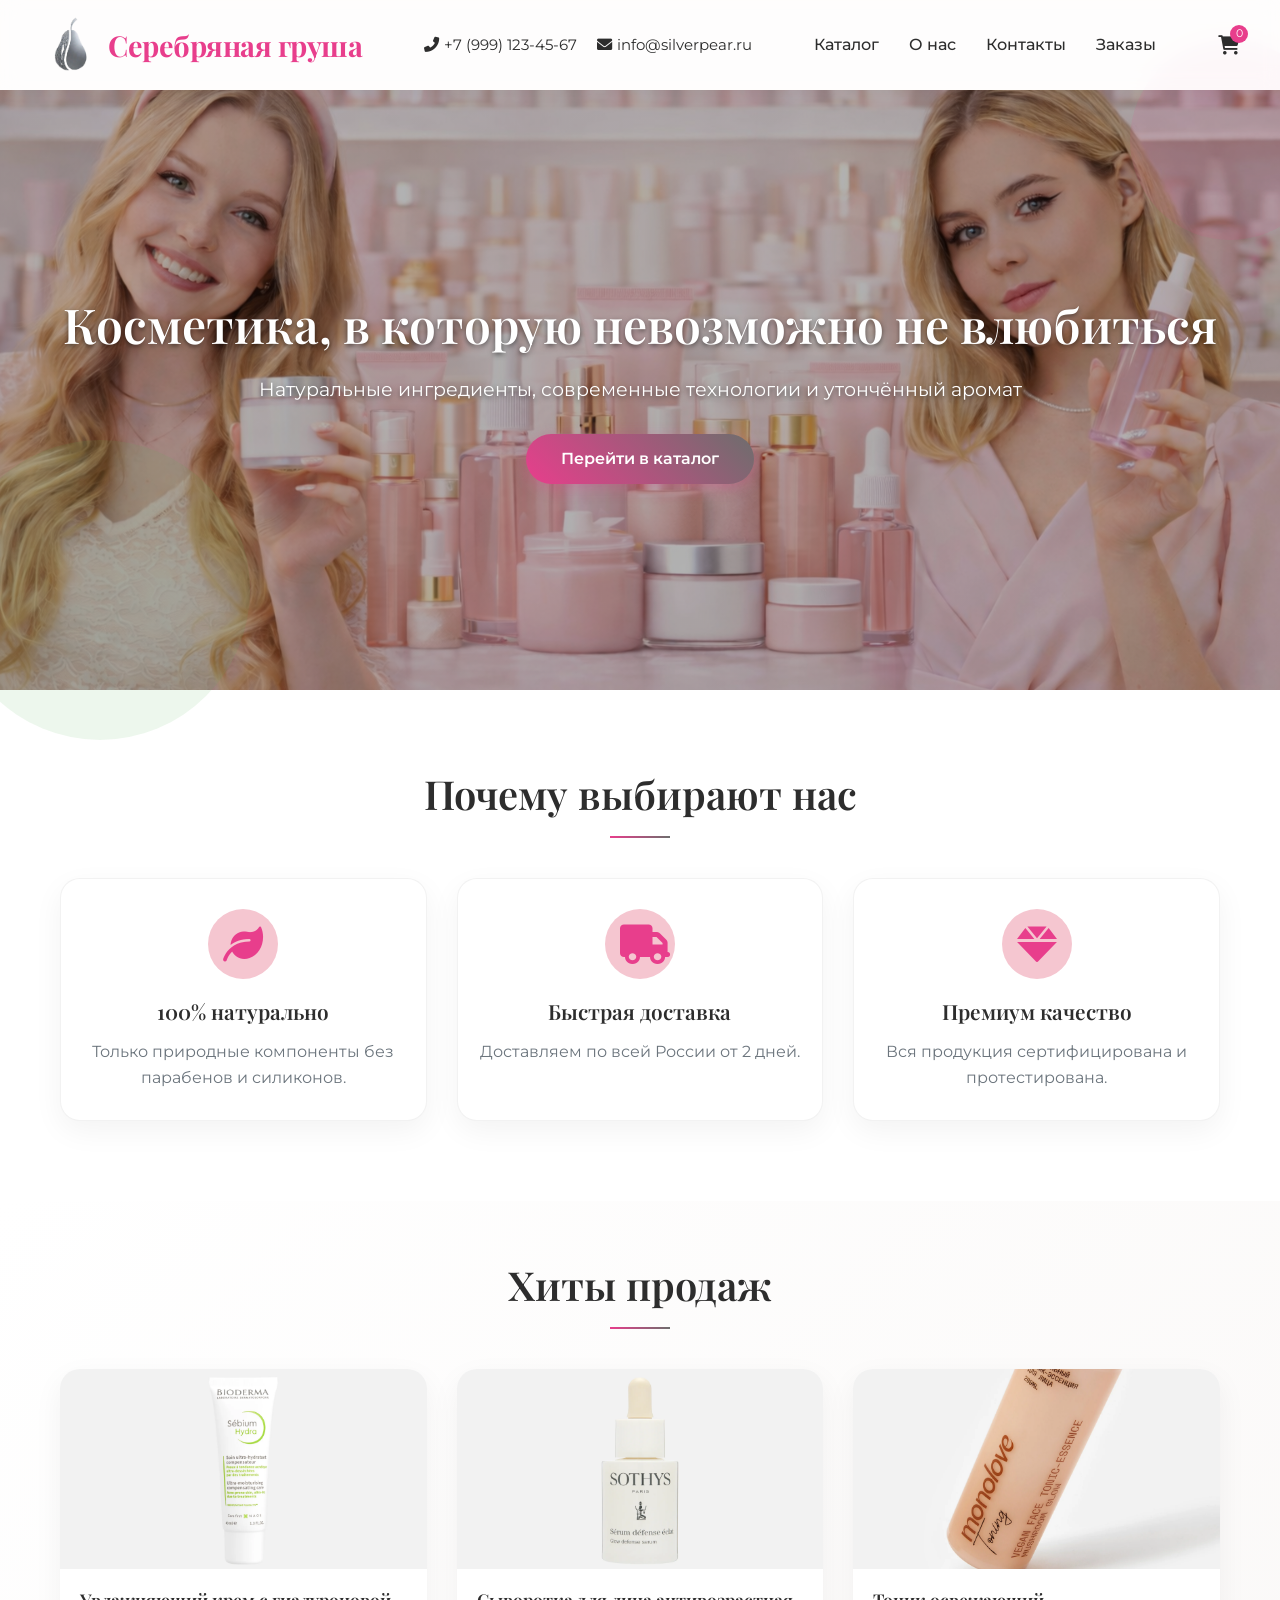
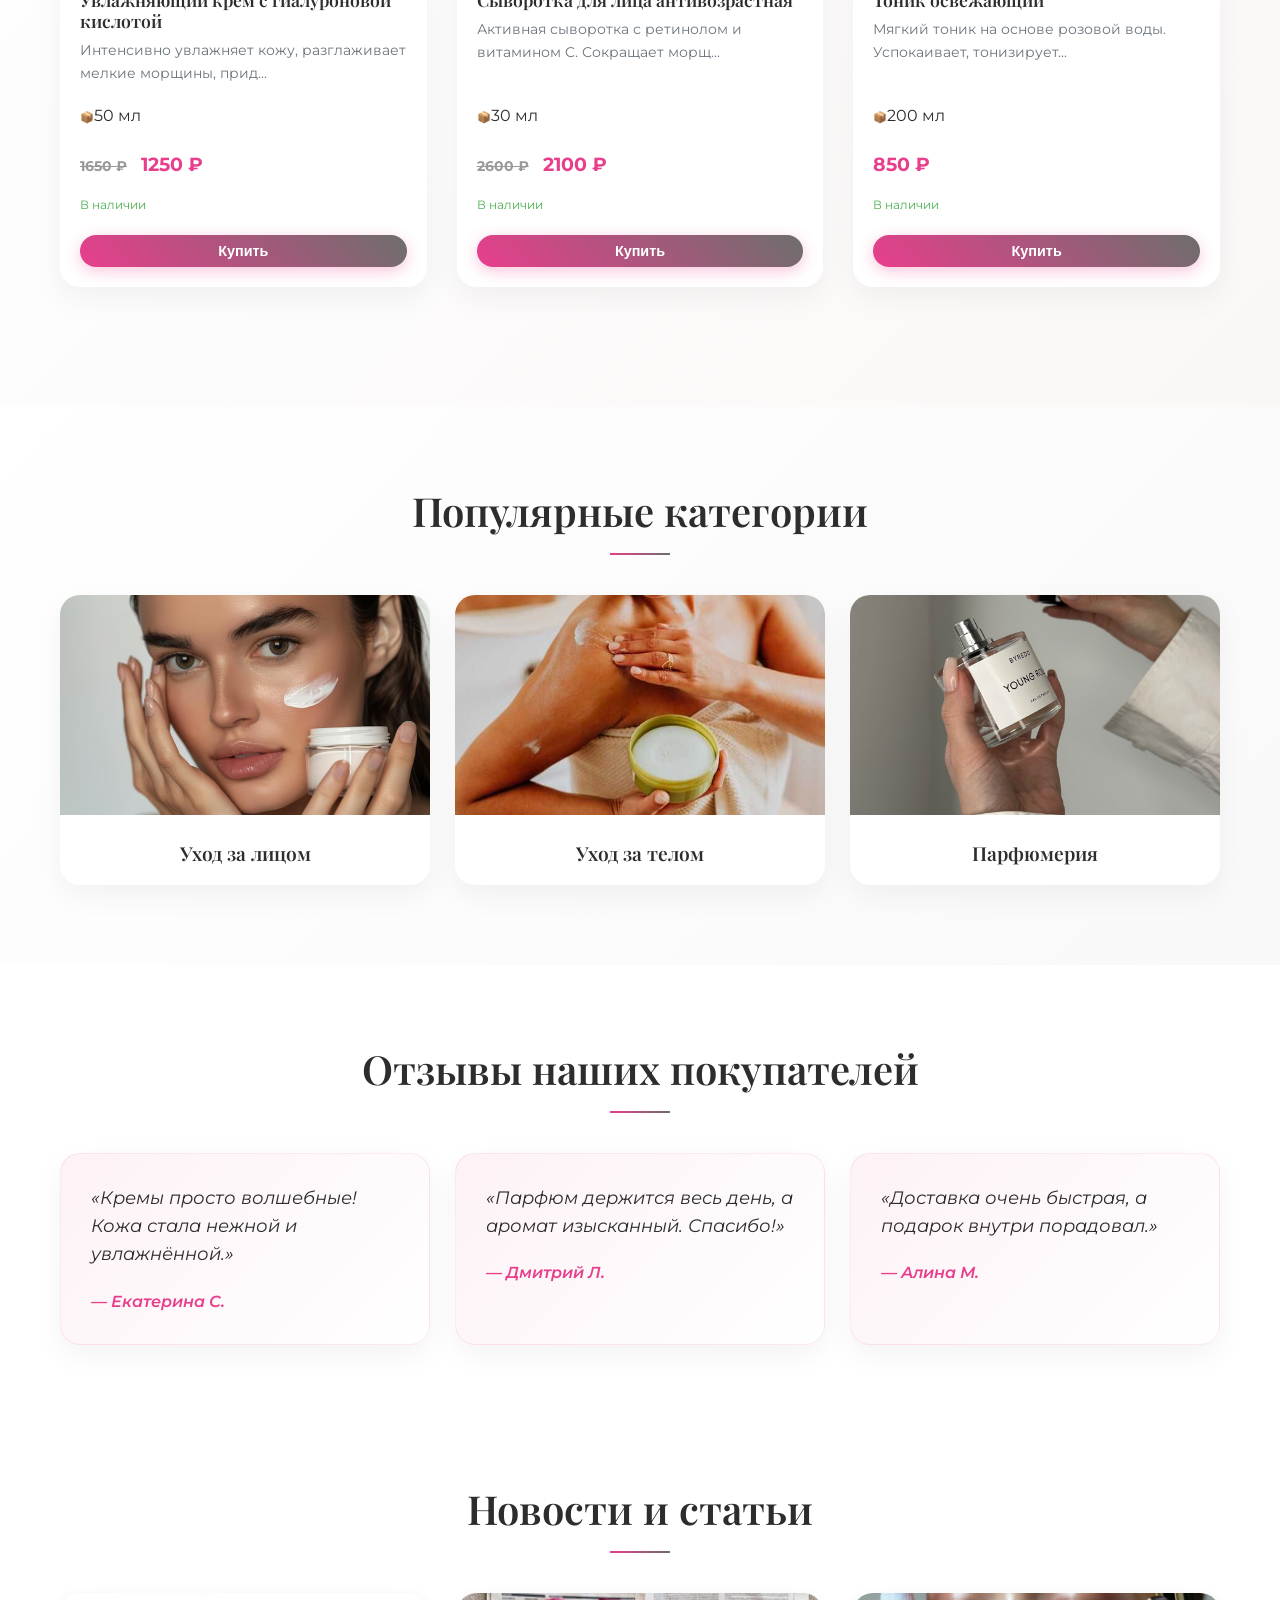
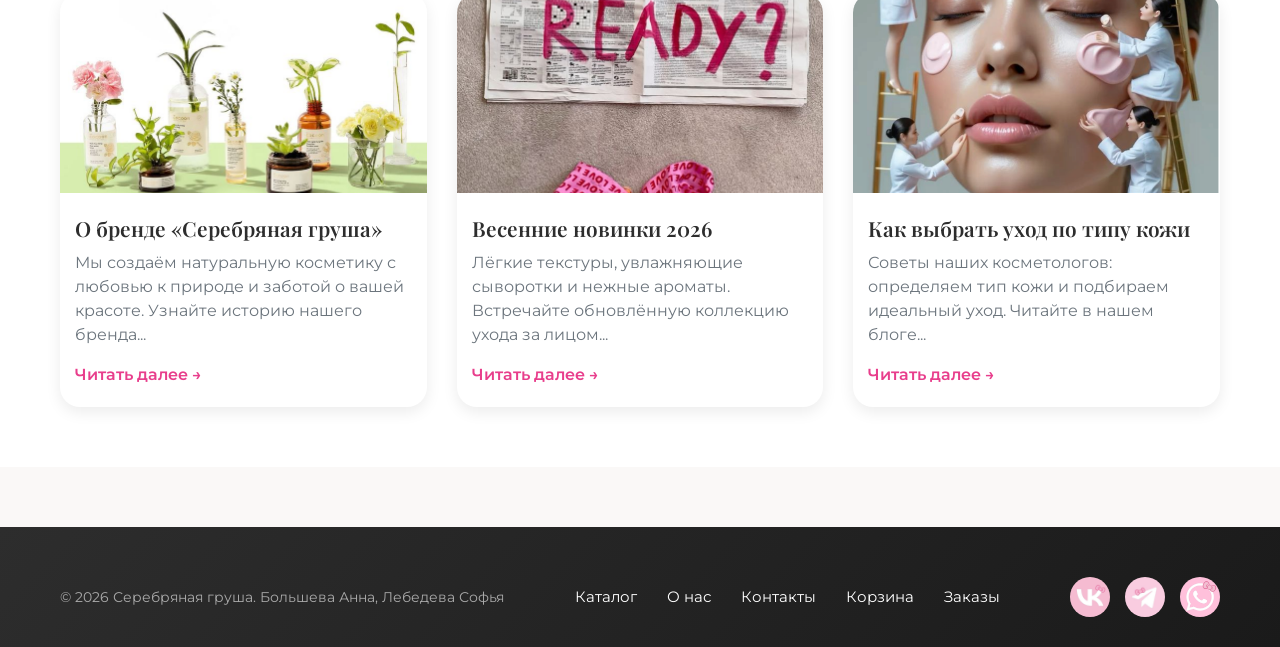
<file: index.html>
<!DOCTYPE html>
<html lang="ru">
<head>
    <meta charset="UTF-8">
    <meta name="viewport" content="width=device-width, initial-scale=1.0">
    <title>Серебряная груша – Главная</title>
    <link rel="stylesheet" href="css/style.css">
    <link href="https://fonts.googleapis.com/css2?family=Playfair+Display:wght@400;600;700&family=Montserrat:wght@400;500;600;700&display=swap" rel="stylesheet">
    <link rel="stylesheet" href="https://cdnjs.cloudflare.com/ajax/libs/font-awesome/6.0.0-beta3/css/all.min.css">
</head>
<body>
    <header class="header">
        <div class="container header__container">
            <a href="index.html" class="logo">
                <img src="img/logo1.png" alt="Серебряная груша" class="logo__image">
                Серебряная груша
            </a>
            <div class="header__contacts">
                <a href="tel:+79991234567" class="header__phone"><i class="fas fa-phone-alt"></i> <span class="contact-text">+7 (999) 123-45-67</span></a>
                <a href="mailto:info@silverpear.ru" class="header__email"><i class="fas fa-envelope"></i> <span class="contact-text">info@silverpear.ru</span></a>
            </div>
            <nav class="nav">
                <ul class="nav__list">
                    <li class="nav__item"><a href="catalog.html" class="nav__link">Каталог</a></li>
                    <li class="nav__item"><a href="about.html" class="nav__link">О нас</a></li>
                    <li class="nav__item"><a href="contacts.html" class="nav__link">Контакты</a></li>
                    <li class="nav__item"><a href="track-order.html" class="nav__link">Заказы</a></li>
                </ul>
            </nav>
            <div class="header__cart">
                <a href="cart.html" class="cart-link">
                    <i class="fas fa-shopping-cart"></i>
                    <span class="cart-count" id="cart-count">0</span>
                </a>
            </div>
        </div>
    </header>

    <main>
        <section class="hero">
            <div class="container hero__container">
                <h1 class="hero__title">Косметика, в которую невозможно не влюбиться</h1>
                <p class="hero__subtitle">Натуральные ингредиенты, современные технологии и утончённый аромат</p>
                <a href="catalog.html" class="btn btn--primary">Перейти в каталог</a>
            </div>
        </section>

        <section class="advantages">
            <div class="container">
                <h2 class="section-title">Почему выбирают нас</h2>
                <div class="advantages__grid">
                    <div class="advantage-card">
                        <i class="fas fa-leaf advantage-card__icon"></i>
                        <h3 class="advantage-card__title">100% натурально</h3>
                        <p class="advantage-card__text">Только природные компоненты без парабенов и силиконов.</p>
                    </div>
                    <div class="advantage-card">
                        <i class="fas fa-truck advantage-card__icon"></i>
                        <h3 class="advantage-card__title">Быстрая доставка</h3>
                        <p class="advantage-card__text">Доставляем по всей России от 2 дней.</p>
                    </div>
                    <div class="advantage-card">
                        <i class="fas fa-gem advantage-card__icon"></i>
                        <h3 class="advantage-card__title">Премиум качество</h3>
                        <p class="advantage-card__text">Вся продукция сертифицирована и протестирована.</p>
                    </div>
                </div>
            </div>
        </section>

        <!-- Хиты продаж  -->
        <section class="featured-products">
            <div class="container">
                <h2 class="section-title">Хиты продаж</h2>
                <div class="product-grid product-grid--featured" id="featured-products-grid">
                    <!-- Карточки товаров загрузятся через JS -->
                    <div class="loading">Загрузка...</div>
                </div>
            </div>
        </section>

        <section class="preview-catalog">
            <div class="container">
                <h2 class="section-title">Популярные категории</h2>
                <div class="categories-preview">
                    <a href="category.html?cat=face" class="category-preview-card">
                        <img src="img/кат_уход_лицо2.avif" alt="Уход за лицом" class="category-preview-card__image">
                        <h3 class="category-preview-card__title">Уход за лицом</h3>
                    </a>
                    <a href="category.html?cat=body" class="category-preview-card">
                        <img src="img/кат_уход_тело2.jpg" alt="Уход за телом" class="category-preview-card__image">
                        <h3 class="category-preview-card__title">Уход за телом</h3>
                    </a>
                    <a href="category.html?cat=perfume" class="category-preview-card">
                        <img src="img/кат_парфюм2.jpg" alt="Парфюмерия" class="category-preview-card__image">
                        <h3 class="category-preview-card__title">Парфюмерия</h3>
                    </a>
                </div>
            </div>
        </section>

        <section class="testimonials">
            <div class="container">
                <h2 class="section-title">Отзывы наших покупателей</h2>
                <div class="testimonials__grid">
                    <div class="testimonial-card">
                        <p class="testimonial-card__text">«Кремы просто волшебные! Кожа стала нежной и увлажнённой.»</p>
                        <cite class="testimonial-card__author">— Екатерина С.</cite>
                    </div>
                    <div class="testimonial-card">
                        <p class="testimonial-card__text">«Парфюм держится весь день, а аромат изысканный. Спасибо!»</p>
                        <cite class="testimonial-card__author">— Дмитрий Л.</cite>
                    </div>
                    <div class="testimonial-card">
                        <p class="testimonial-card__text">«Доставка очень быстрая, а подарок внутри порадовал.»</p>
                        <cite class="testimonial-card__author">— Алина М.</cite>
                    </div>
                </div>
            </div>
        </section>

        <!-- Статьи / Новости -->
        <section class="articles">
            <div class="container">
                <h2 class="section-title">Новости и статьи</h2>
                <div class="articles-grid">
                    <article class="article-card">
                        <img src="img/new_o_brende.jpg" alt="О бренде" class="article-card__image">
                        <h3 class="article-card__title">О бренде «Серебряная груша»</h3>
                        <p class="article-card__excerpt">Мы создаём натуральную косметику с любовью к природе и заботой о вашей красоте. Узнайте историю нашего бренда...</p>
                        <a href="article-brand.html" class="read-more">Читать далее →</a>
                    </article>
                    <article class="article-card">
                        <img src="img/new_collection.jpg" alt="Новые предложения" class="article-card__image">
                        <h3 class="article-card__title">Весенние новинки 2026</h3>
                        <p class="article-card__excerpt">Лёгкие текстуры, увлажняющие сыворотки и нежные ароматы. Встречайте обновлённую коллекцию ухода за лицом...</p>
                        <a href="article-new.html" class="read-more">Читать далее →</a>
                    </article>
                    <article class="article-card">
                        <img src="img/new_sovet.png" alt="Советы" class="article-card__image">
                        <h3 class="article-card__title">Как выбрать уход по типу кожи</h3>
                        <p class="article-card__excerpt">Советы наших косметологов: определяем тип кожи и подбираем идеальный уход. Читайте в нашем блоге...</p>
                        <a href="article-tips.html" class="read-more">Читать далее →</a>
                    </article>
                </div>
            </div>
        </section>
    </main>

    <!-- Всплывающее уведомление (тост) -->
    <div class="toast" id="toast">Товар добавлен в корзину</div>

    <footer class="footer">
        <div class="container footer__container">
            <div class="footer__copyright">© 2026 Серебряная груша. Большева Анна, Лебедева Софья</div>
            <nav class="footer__nav">
                <ul class="footer__nav-list">
                    <li><a href="catalog.html">Каталог</a></li>
                    <li><a href="about.html">О нас</a></li>
                    <li><a href="contacts.html">Контакты</a></li>
                    <li><a href="cart.html">Корзина</a></li>
                    <li><a href="track-order.html">Заказы</a></li>
                </ul>
            </nav>
            <div class="footer__socials">
                <a href="https://vk.com/ваша_страница" target="_blank">
                    <img src="img/icon_vk.jpg" alt="VK" class="social-icon">
                </a>
                <a href="https://t.me/ваш_канал" target="_blank">
                    <img src="img/icon_tg.jpg" alt="Telegram" class="social-icon">
                </a>
                <a href="https://wa.me/вашномер" target="_blank">
                    <img src="img/icon_whatsapp.jpg" alt="WhatsApp" class="social-icon">
                </a>
            </div>
        </div>
    </footer>

    <script src="js/main.js"></script>
    <script src="js/cart.js"></script>
    <script src="js/validation.js"></script>
    <script src="js/featured.js"></script> 
    <script src="js/products-data.js"></script>
    <script src="js/featured-products.js"></script>
</body>
</html>
</file>
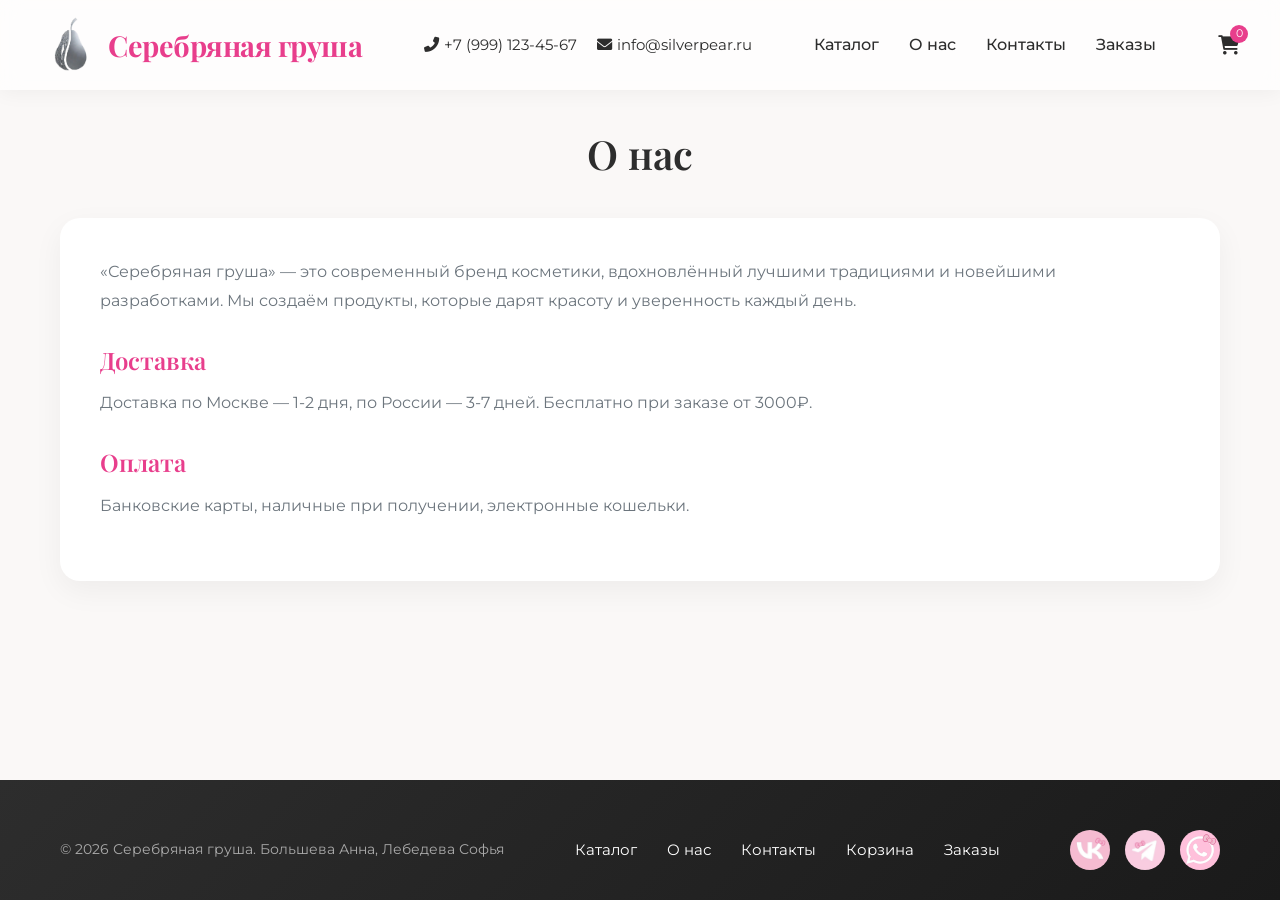
<file: about.html>
<!DOCTYPE html>
<html lang="ru">
<head>
    <meta charset="UTF-8">
    <meta name="viewport" content="width=device-width, initial-scale=1.0">
    <title>Серебряная груша – Название страницы</title>
    <link rel="stylesheet" href="css/style.css">
    <link href="https://fonts.googleapis.com/css2?family=Playfair Display:wght@400;600;700&family=Montserrat:wght@400;500;600;700&display=swap" rel="stylesheet">
    <link rel="stylesheet" href="https://cdnjs.cloudflare.com/ajax/libs/font-awesome/6.0.0-beta3/css/all.min.css">
</head>
<body>
    <header class="header">
        <div class="container header__container">
            <a href="index.html" class="logo">
                <img src="img/logo1.png" alt="Серебряная груша" class="logo__image">
                Серебряная груша
            </a>
            <div class="header__contacts">
                <a href="tel:+79991234567" class="header__phone"><i class="fas fa-phone-alt"></i> <span class="contact-text">+7 (999) 123-45-67</span></a>
                <a href="mailto:info@silverpear.ru" class="header__email"><i class="fas fa-envelope"></i> <span class="contact-text">info@silverpear.ru</span></a>
            </div>
            <nav class="nav">
                <ul class="nav__list">
                    <li class="nav__item"><a href="catalog.html" class="nav__link">Каталог</a></li>
                    <li class="nav__item"><a href="about.html" class="nav__link">О нас</a></li>
                    <li class="nav__item"><a href="contacts.html" class="nav__link">Контакты</a></li>
                    <li class="nav__item"><a href="track-order.html" class="nav__link">Заказы</a></li>
                </ul>
            </nav>
            <div class="header__cart">
                <a href="cart.html" class="cart-link">
                    <i class="fas fa-shopping-cart"></i>
                    <span class="cart-count" id="cart-count">0</span>
                </a>
            </div>
        </div>
    </header>
<main>
    <section class="about">
        <div class="container">
            <h1 class="page-title">О нас</h1>
            <div class="about__content">
                <p>«Серебряная груша» — это современный бренд косметики, вдохновлённый лучшими традициями и новейшими разработками. Мы создаём продукты, которые дарят красоту и уверенность каждый день.</p>
                <h2>Доставка</h2>
                <p>Доставка по Москве — 1-2 дня, по России — 3-7 дней. Бесплатно при заказе от 3000₽.</p>
                <h2>Оплата</h2>
                <p>Банковские карты, наличные при получении, электронные кошельки.</p>
            </div>
        </div>
    </section>
</main>
    <footer class="footer">
        <div class="container footer__container">
            <div class="footer__copyright">© 2026 Серебряная груша. Большева Анна, Лебедева Софья</div>
            <nav class="footer__nav">
                <ul class="footer__nav-list">
                    <li><a href="catalog.html">Каталог</a></li>
                    <li><a href="about.html">О нас</a></li>
                    <li><a href="contacts.html">Контакты</a></li>
                    <li><a href="cart.html">Корзина</a></li>
                    <li><a href="track-order.html">Заказы</a></li>
                </ul>
            </nav>
            <div class="footer__socials">
                <a href="https://vk.com/ваша_страница" target="_blank">
                    <img src="img/icon_vk.jpg" alt="VK" class="social-icon">
                </a>
                <a href="https://t.me/ваш_канал" target="_blank">
                    <img src="img/icon_tg.jpg" alt="Telegram" class="social-icon">
                </a>
                <a href="https://wa.me/вашномер" target="_blank">
                    <img src="img/icon_whatsapp.jpg" alt="WhatsApp" class="social-icon">
                </a>
            </div>
        </div>
    </footer>

    <script src="js/main.js"></script>
</body>
</html>
</file>
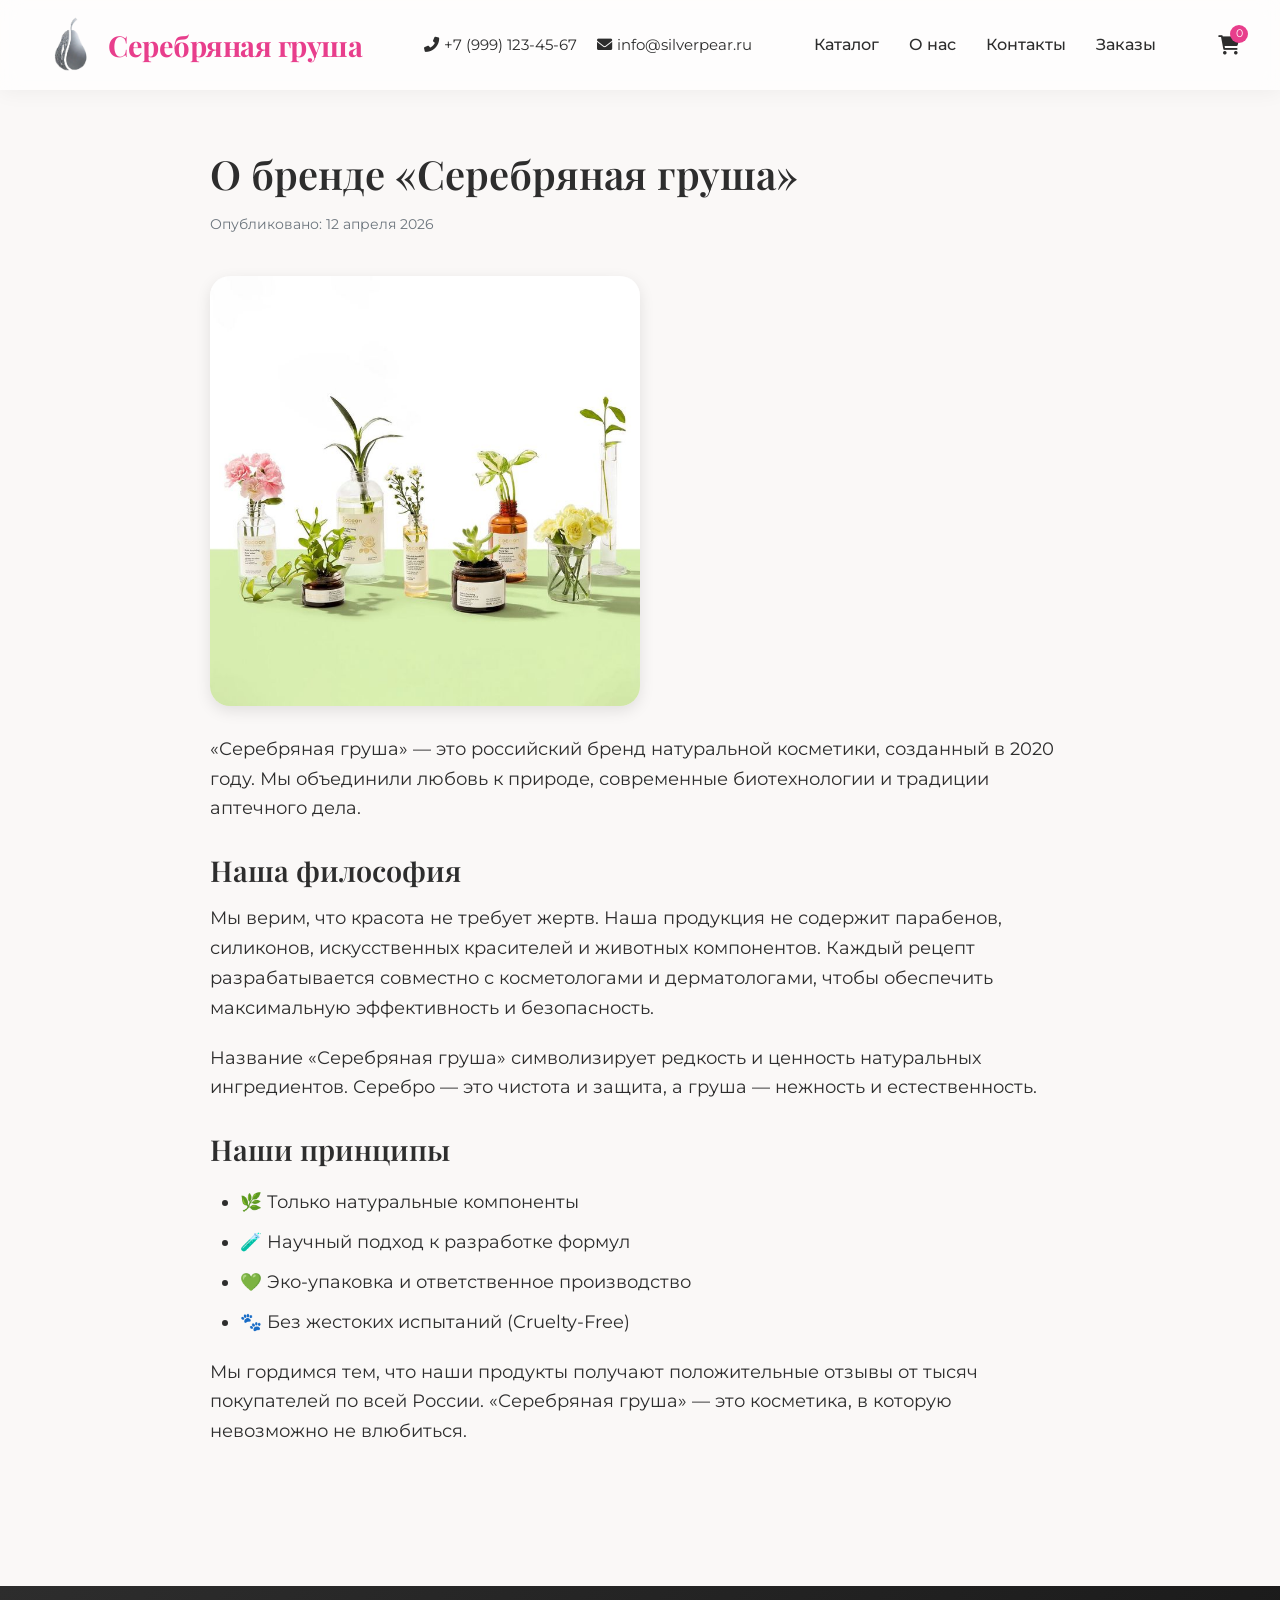
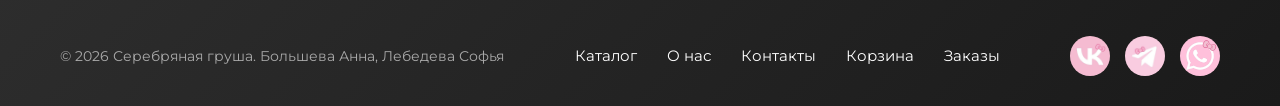
<file: article-brand.html>
<!DOCTYPE html>
<html lang="ru">
<head>
    <meta charset="UTF-8">
    <meta name="viewport" content="width=device-width, initial-scale=1.0">
    <title>О бренде – Серебряная груша</title>
    <link rel="stylesheet" href="css/style.css">
    <link href="https://fonts.googleapis.com/css2?family=Playfair+Display:wght@400;600;700&family=Montserrat:wght@400;500;600;700&display=swap" rel="stylesheet">
    <link rel="stylesheet" href="https://cdnjs.cloudflare.com/ajax/libs/font-awesome/6.0.0-beta3/css/all.min.css">
</head>
<body>
    <header class="header">
        <div class="container header__container">
            <a href="index.html" class="logo">
                <img src="img/logo1.png" alt="Серебряная груша" class="logo__image">
                Серебряная груша
            </a>
            <div class="header__contacts">
                <a href="tel:+79991234567" class="header__phone"><i class="fas fa-phone-alt"></i> <span class="contact-text">+7 (999) 123-45-67</span></a>
                <a href="mailto:info@silverpear.ru" class="header__email"><i class="fas fa-envelope"></i> <span class="contact-text">info@silverpear.ru</span></a>
            </div>
            <nav class="nav">
                <ul class="nav__list">
                    <li class="nav__item"><a href="catalog.html" class="nav__link">Каталог</a></li>
                    <li class="nav__item"><a href="about.html" class="nav__link">О нас</a></li>
                    <li class="nav__item"><a href="contacts.html" class="nav__link">Контакты</a></li>
                    <li class="nav__item"><a href="track-order.html" class="nav__link">Заказы</a></li>
                </ul>
            </nav>
            <div class="header__cart">
                <a href="cart.html" class="cart-link">
                    <i class="fas fa-shopping-cart"></i>
                    <span class="cart-count" id="cart-count">0</span>
                </a>
            </div>
        </div>
    </header>

    <main>
        <article class="article-page">
            <div class="container">
                <h1 class="article-page__title">О бренде «Серебряная груша»</h1>
                <div class="article-page__meta">Опубликовано: 12 апреля 2026</div>
                <img src="img/new_o_brende.jpg" alt="Серебряная груша – натуральная косметика" class="article-page__image">
                <div class="article-page__content">
                    <p>«Серебряная груша» — это российский бренд натуральной косметики, созданный в 2020 году. Мы объединили любовь к природе, современные биотехнологии и традиции аптечного дела.</p>
                    <h2>Наша философия</h2>
                    <p>Мы верим, что красота не требует жертв. Наша продукция не содержит парабенов, силиконов, искусственных красителей и животных компонентов. Каждый рецепт разрабатывается совместно с косметологами и дерматологами, чтобы обеспечить максимальную эффективность и безопасность.</p>
                    <p>Название «Серебряная груша» символизирует редкость и ценность натуральных ингредиентов. Серебро — это чистота и защита, а груша — нежность и естественность.</p>
                    <h2>Наши принципы</h2>
                    <ul>
                        <li>🌿 Только натуральные компоненты</li>
                        <li>🧪 Научный подход к разработке формул</li>
                        <li>💚 Эко-упаковка и ответственное производство</li>
                        <li>🐾 Без жестоких испытаний (Cruelty-Free)</li>
                    </ul>
                    <p>Мы гордимся тем, что наши продукты получают положительные отзывы от тысяч покупателей по всей России. «Серебряная груша» — это косметика, в которую невозможно не влюбиться.</p>
                </div>
            </div>
        </article>
    </main>

    <div class="toast" id="toast">Товар добавлен в корзину</div>

    <footer class="footer">
        <div class="container footer__container">
            <div class="footer__copyright">© 2026 Серебряная груша. Большева Анна, Лебедева Софья</div>
            <nav class="footer__nav">
                <ul class="footer__nav-list">
                    <li><a href="catalog.html">Каталог</a></li>
                    <li><a href="about.html">О нас</a></li>
                    <li><a href="contacts.html">Контакты</a></li>
                    <li><a href="cart.html">Корзина</a></li>
                    <li><a href="track-order.html">Заказы</a></li>
                </ul>
            </nav>
            <div class="footer__socials">
                <a href="https://vk.com/ваша_страница" target="_blank"><img src="img/icon_vk.jpg" alt="VK" class="social-icon"></a>
                <a href="https://t.me/ваш_канал" target="_blank"><img src="img/icon_tg.jpg" alt="Telegram" class="social-icon"></a>
                <a href="https://wa.me/вашномер" target="_blank"><img src="img/icon_whatsapp.jpg" alt="WhatsApp" class="social-icon"></a>
            </div>
        </div>
    </footer>

    <script src="js/main.js"></script>
    <script src="js/cart.js"></script>
</body>
</html>
</file>
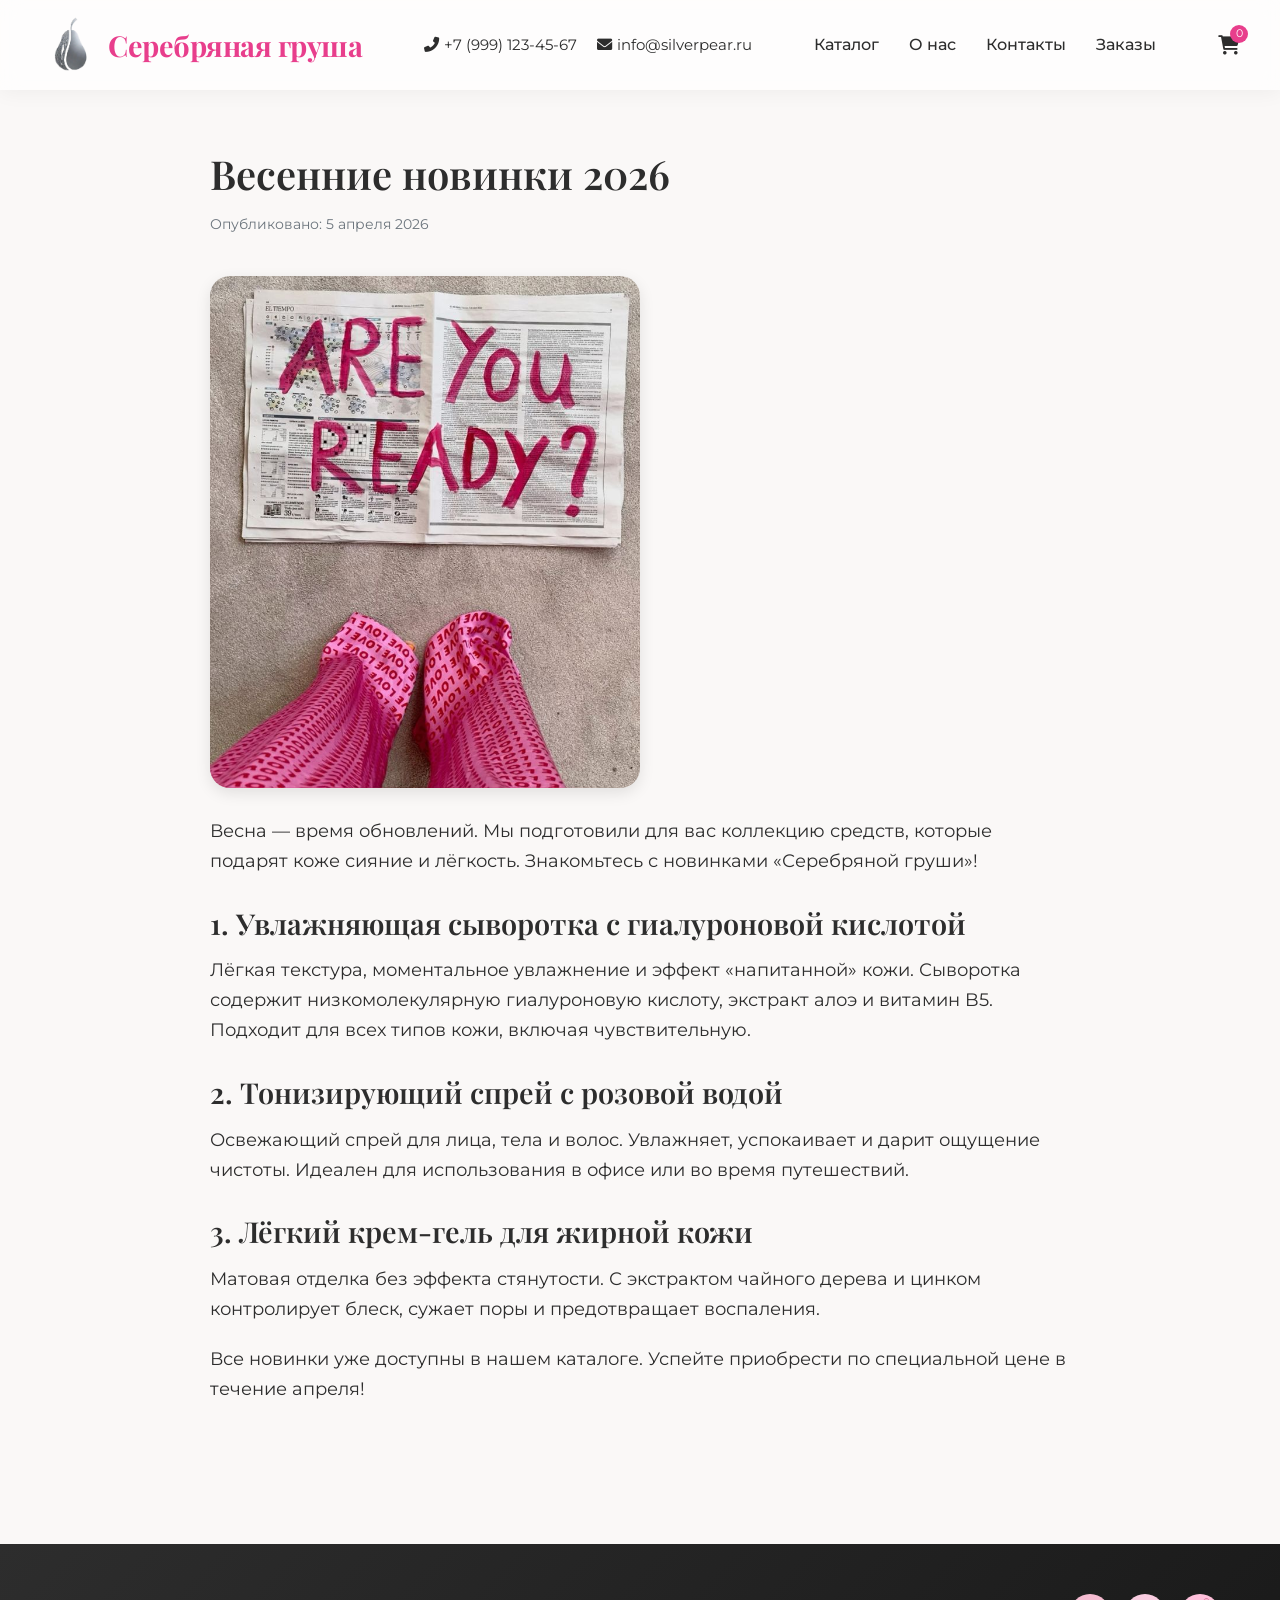
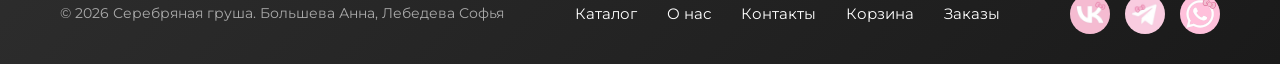
<file: article-new.html>
<!DOCTYPE html>
<html lang="ru">
<head>
    <meta charset="UTF-8">
    <meta name="viewport" content="width=device-width, initial-scale=1.0">
    <title>Весенние новинки – Серебряная груша</title>
    <link rel="stylesheet" href="css/style.css">
    <link href="https://fonts.googleapis.com/css2?family=Playfair+Display:wght@400;600;700&family=Montserrat:wght@400;500;600;700&display=swap" rel="stylesheet">
    <link rel="stylesheet" href="https://cdnjs.cloudflare.com/ajax/libs/font-awesome/6.0.0-beta3/css/all.min.css">
</head>
<body>
        <header class="header">
            <div class="container header__container">
                <a href="index.html" class="logo">
                    <img src="img/logo1.png" alt="Серебряная груша" class="logo__image">
                    Серебряная груша
                </a>
                <div class="header__contacts">
                    <a href="tel:+79991234567" class="header__phone"><i class="fas fa-phone-alt"></i> <span class="contact-text">+7 (999) 123-45-67</span></a>
                    <a href="mailto:info@silverpear.ru" class="header__email"><i class="fas fa-envelope"></i> <span class="contact-text">info@silverpear.ru</span></a>
                </div>
                <nav class="nav">
                    <ul class="nav__list">
                        <li class="nav__item"><a href="catalog.html" class="nav__link">Каталог</a></li>
                        <li class="nav__item"><a href="about.html" class="nav__link">О нас</a></li>
                        <li class="nav__item"><a href="contacts.html" class="nav__link">Контакты</a></li>
                        <li class="nav__item"><a href="track-order.html" class="nav__link">Заказы</a></li>
                    </ul>
                </nav>
                <div class="header__cart">
                    <a href="cart.html" class="cart-link">
                        <i class="fas fa-shopping-cart"></i>
                        <span class="cart-count" id="cart-count">0</span>
                    </a>
                </div>
            </div>
        </header>

    <main>
        <article class="article-page">
            <div class="container">
                <h1 class="article-page__title">Весенние новинки 2026</h1>
                <div class="article-page__meta">Опубликовано: 5 апреля 2026</div>
                <img src="img/new_collection.jpg" alt="Весенние новинки косметики" class="article-page__image">
                <div class="article-page__content">
                    <p>Весна — время обновлений. Мы подготовили для вас коллекцию средств, которые подарят коже сияние и лёгкость. Знакомьтесь с новинками «Серебряной груши»!</p>
                    <h2>1. Увлажняющая сыворотка с гиалуроновой кислотой</h2>
                    <p>Лёгкая текстура, моментальное увлажнение и эффект «напитанной» кожи. Сыворотка содержит низкомолекулярную гиалуроновую кислоту, экстракт алоэ и витамин B5. Подходит для всех типов кожи, включая чувствительную.</p>
                    <h2>2. Тонизирующий спрей с розовой водой</h2>
                    <p>Освежающий спрей для лица, тела и волос. Увлажняет, успокаивает и дарит ощущение чистоты. Идеален для использования в офисе или во время путешествий.</p>
                    <h2>3. Лёгкий крем-гель для жирной кожи</h2>
                    <p>Матовая отделка без эффекта стянутости. С экстрактом чайного дерева и цинком контролирует блеск, сужает поры и предотвращает воспаления.</p>
                    <p>Все новинки уже доступны в нашем каталоге. Успейте приобрести по специальной цене в течение апреля!</p>
                </div>
            </div>
        </article>
    </main>

    <footer class="footer">
        <div class="container footer__container">
            <div class="footer__copyright">© 2026 Серебряная груша. Большева Анна, Лебедева Софья</div>
            <nav class="footer__nav">
                <ul class="footer__nav-list">
                    <li><a href="catalog.html">Каталог</a></li>
                    <li><a href="about.html">О нас</a></li>
                    <li><a href="contacts.html">Контакты</a></li>
                    <li><a href="cart.html">Корзина</a></li>
                    <li><a href="track-order.html">Заказы</a></li>
                </ul>
            </nav>
            <div class="footer__socials">
                <a href="https://vk.com/ваша_страница" target="_blank"><img src="img/icon_vk.jpg" alt="VK" class="social-icon"></a>
                <a href="https://t.me/ваш_канал" target="_blank"><img src="img/icon_tg.jpg" alt="Telegram" class="social-icon"></a>
                <a href="https://wa.me/вашномер" target="_blank"><img src="img/icon_whatsapp.jpg" alt="WhatsApp" class="social-icon"></a>
            </div>
        </div>
    </footer>
    <script src="js/main.js"></script>
    <script src="js/cart.js"></script>
</body>
</html>
</file>
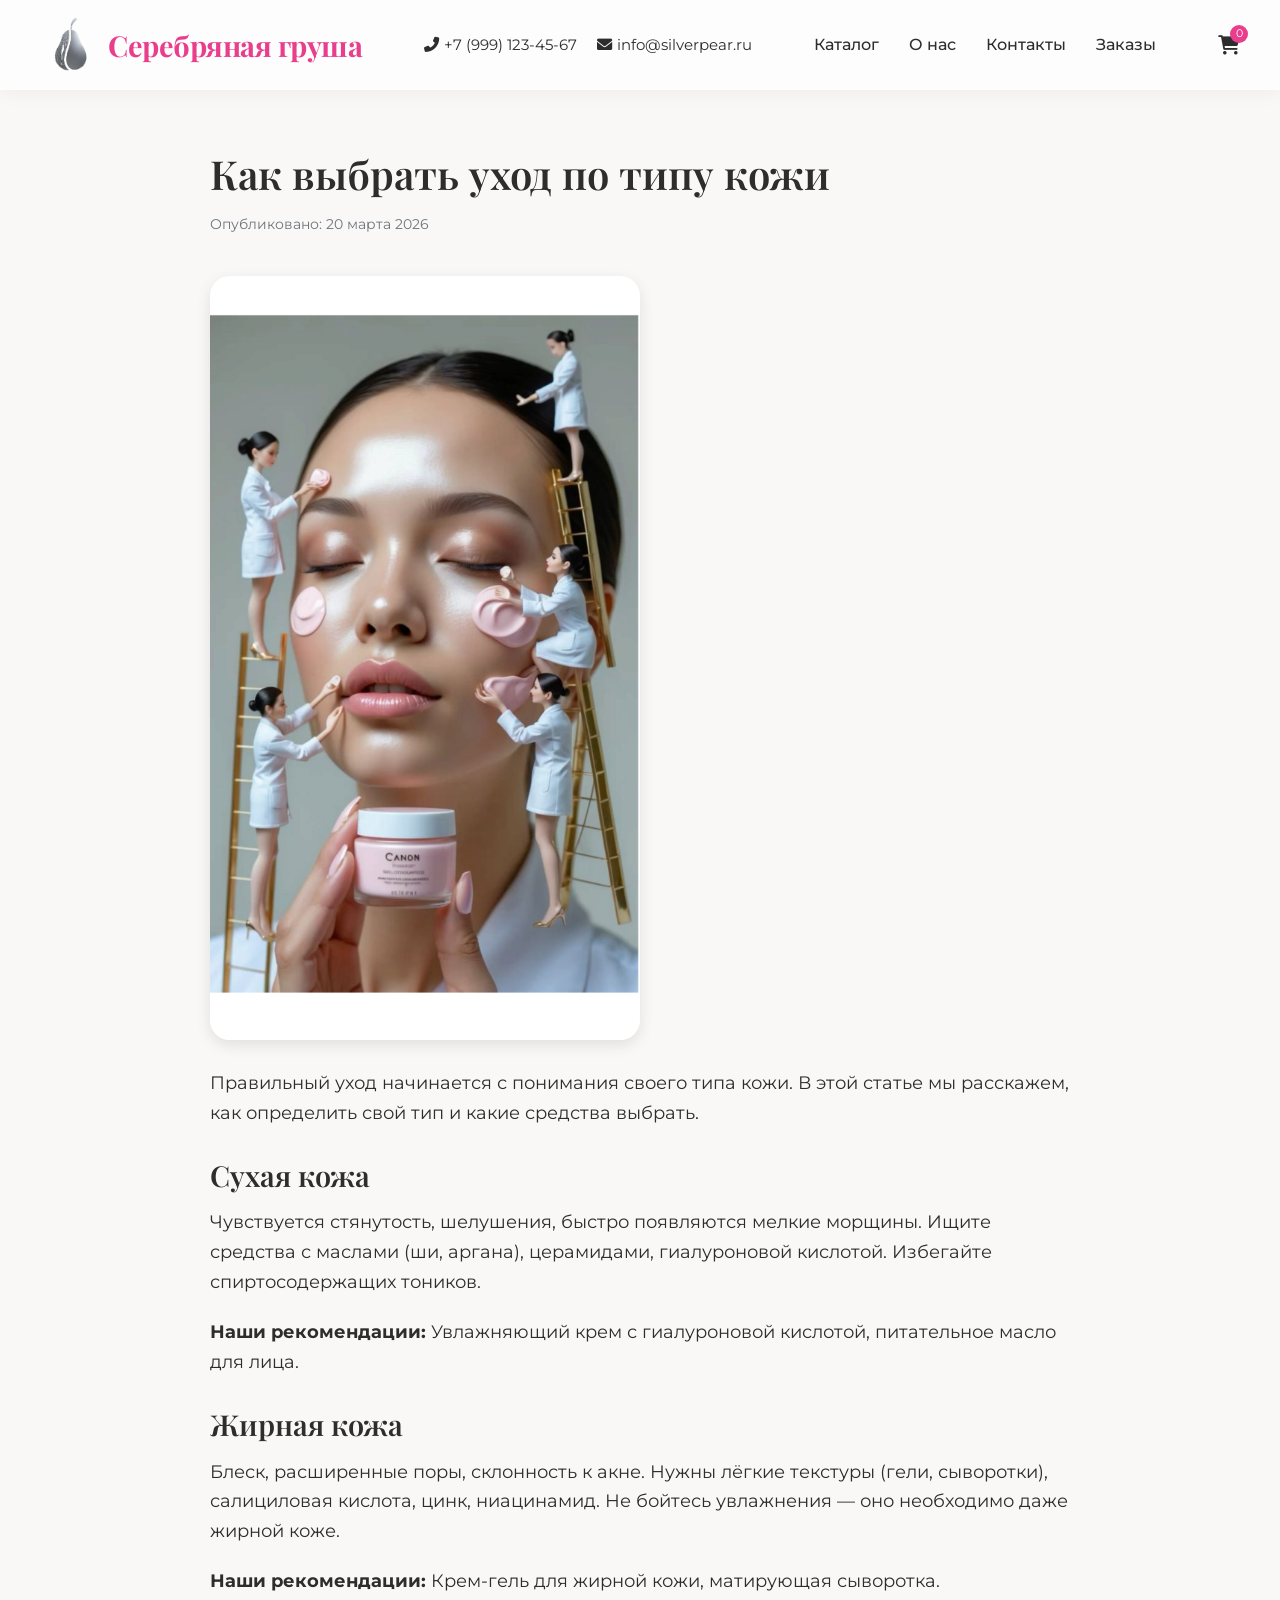
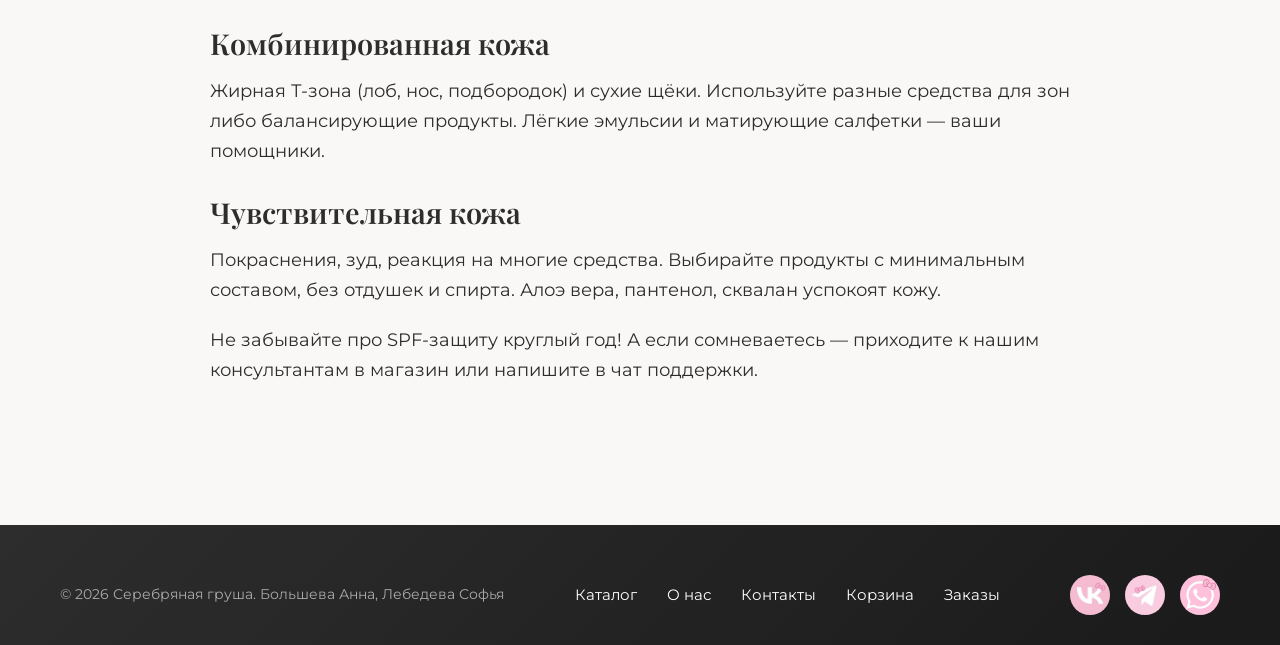
<file: article-tips.html>
<!DOCTYPE html>
<html lang="ru">
<head>
    <meta charset="UTF-8">
    <meta name="viewport" content="width=device-width, initial-scale=1.0">
    <title>Как выбрать уход – Серебряная груша</title>
    <link rel="stylesheet" href="css/style.css">
    <link href="https://fonts.googleapis.com/css2?family=Playfair+Display:wght@400;600;700&family=Montserrat:wght@400;500;600;700&display=swap" rel="stylesheet">
    <link rel="stylesheet" href="https://cdnjs.cloudflare.com/ajax/libs/font-awesome/6.0.0-beta3/css/all.min.css">
</head>
<body>
        <header class="header">
            <div class="container header__container">
                <a href="index.html" class="logo">
                    <img src="img/logo1.png" alt="Серебряная груша" class="logo__image">
                    Серебряная груша
                </a>
                <div class="header__contacts">
                    <a href="tel:+79991234567" class="header__phone"><i class="fas fa-phone-alt"></i> <span class="contact-text">+7 (999) 123-45-67</span></a>
                    <a href="mailto:info@silverpear.ru" class="header__email"><i class="fas fa-envelope"></i> <span class="contact-text">info@silverpear.ru</span></a>
                </div>
                <nav class="nav">
                    <ul class="nav__list">
                        <li class="nav__item"><a href="catalog.html" class="nav__link">Каталог</a></li>
                        <li class="nav__item"><a href="about.html" class="nav__link">О нас</a></li>
                        <li class="nav__item"><a href="contacts.html" class="nav__link">Контакты</a></li>
                        <li class="nav__item"><a href="track-order.html" class="nav__link">Заказы</a></li>
                    </ul>
                </nav>
                <div class="header__cart">
                    <a href="cart.html" class="cart-link">
                        <i class="fas fa-shopping-cart"></i>
                        <span class="cart-count" id="cart-count">0</span>
                    </a>
                </div>
            </div>
        </header>

    <main>
        <article class="article-page">
            <div class="container">
                <h1 class="article-page__title">Как выбрать уход по типу кожи</h1>
                <div class="article-page__meta">Опубликовано: 20 марта 2026</div>
                <img src="img/new_sovet.png" alt="Советы по уходу за кожей" class="article-page__image">
                <div class="article-page__content">
                    <p>Правильный уход начинается с понимания своего типа кожи. В этой статье мы расскажем, как определить свой тип и какие средства выбрать.</p>
                    <h2>Сухая кожа</h2>
                    <p>Чувствуется стянутость, шелушения, быстро появляются мелкие морщины. Ищите средства с маслами (ши, аргана), церамидами, гиалуроновой кислотой. Избегайте спиртосодержащих тоников.</p>
                    <p><strong>Наши рекомендации:</strong> Увлажняющий крем с гиалуроновой кислотой, питательное масло для лица.</p>
                    <h2>Жирная кожа</h2>
                    <p>Блеск, расширенные поры, склонность к акне. Нужны лёгкие текстуры (гели, сыворотки), салициловая кислота, цинк, ниацинамид. Не бойтесь увлажнения — оно необходимо даже жирной коже.</p>
                    <p><strong>Наши рекомендации:</strong> Крем-гель для жирной кожи, матирующая сыворотка.</p>
                    <h2>Комбинированная кожа</h2>
                    <p>Жирная Т-зона (лоб, нос, подбородок) и сухие щёки. Используйте разные средства для зон либо балансирующие продукты. Лёгкие эмульсии и матирующие салфетки — ваши помощники.</p>
                    <h2>Чувствительная кожа</h2>
                    <p>Покраснения, зуд, реакция на многие средства. Выбирайте продукты с минимальным составом, без отдушек и спирта. Алоэ вера, пантенол, сквалан успокоят кожу.</p>
                    <p>Не забывайте про SPF-защиту круглый год! А если сомневаетесь — приходите к нашим консультантам в магазин или напишите в чат поддержки.</p>
                </div>
            </div>
        </article>
    </main>

    <footer class="footer">
        <div class="container footer__container">
            <div class="footer__copyright">© 2026 Серебряная груша. Большева Анна, Лебедева Софья</div>
            <nav class="footer__nav">
                <ul class="footer__nav-list">
                    <li><a href="catalog.html">Каталог</a></li>
                    <li><a href="about.html">О нас</a></li>
                    <li><a href="contacts.html">Контакты</a></li>
                    <li><a href="cart.html">Корзина</a></li>
                    <li><a href="track-order.html">Заказы</a></li>
                </ul>
            </nav>
            <div class="footer__socials">
                <a href="https://vk.com/ваша_страница" target="_blank"><img src="img/icon_vk.jpg" alt="VK" class="social-icon"></a>
                <a href="https://t.me/ваш_канал" target="_blank"><img src="img/icon_tg.jpg" alt="Telegram" class="social-icon"></a>
                <a href="https://wa.me/вашномер" target="_blank"><img src="img/icon_whatsapp.jpg" alt="WhatsApp" class="social-icon"></a>
            </div>
        </div>
    </footer>
    <script src="js/main.js"></script>
    <script src="js/cart.js"></script>
</body>
</html>
</file>
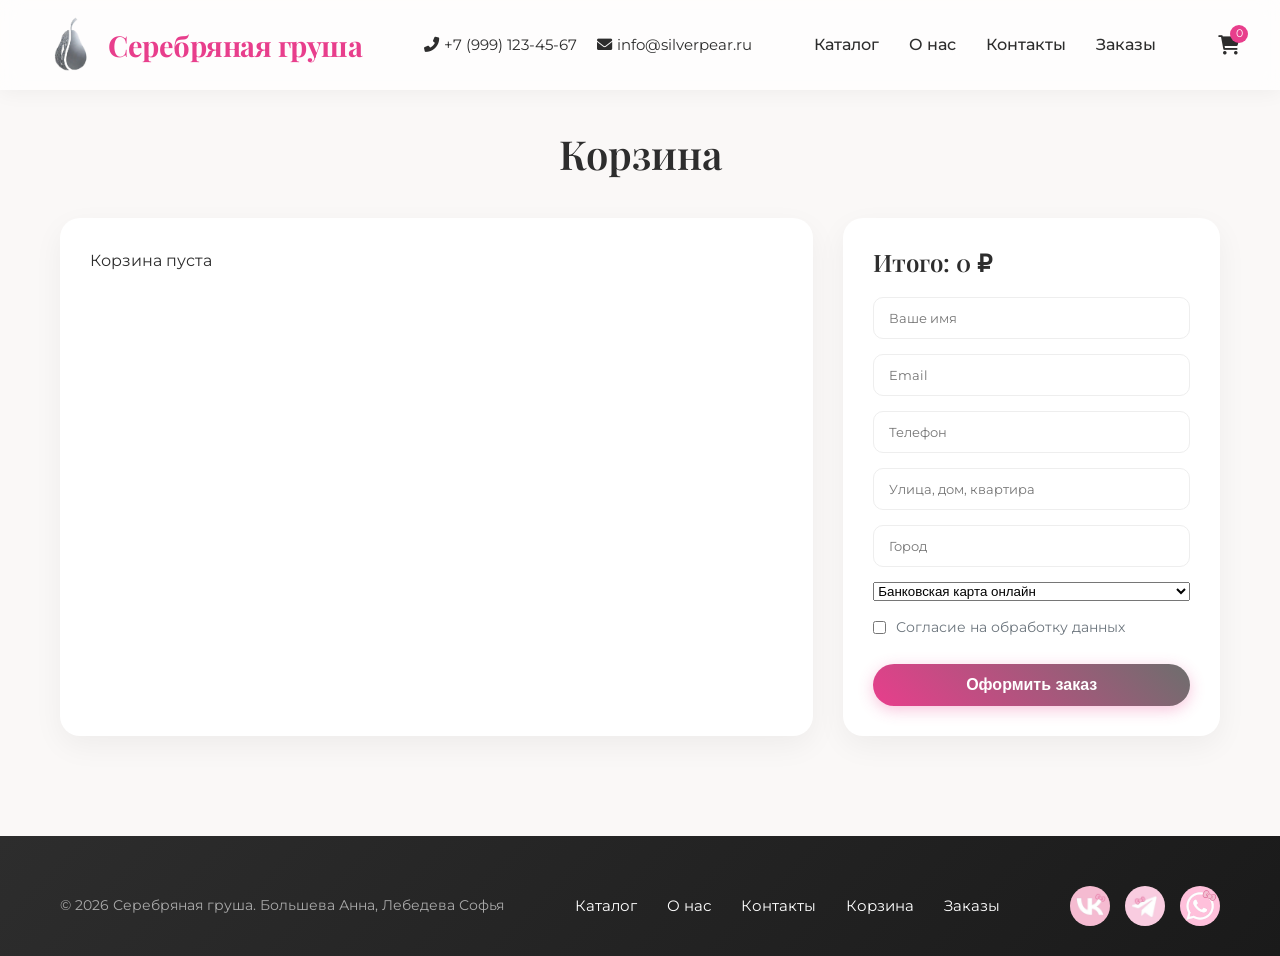
<file: cart.html>
<!DOCTYPE html>
<html lang="ru">
<head>
    <meta charset="UTF-8">
    <meta name="viewport" content="width=device-width, initial-scale=1.0">
    <title>Серебряная груша – Корзина</title>
    <link rel="stylesheet" href="css/style.css">
    <link href="https://fonts.googleapis.com/css2?family=Playfair+Display:wght@400;600;700&family=Montserrat:wght@400;500;600;700&display=swap" rel="stylesheet">
    <link rel="stylesheet" href="https://cdnjs.cloudflare.com/ajax/libs/font-awesome/6.0.0-beta3/css/all.min.css">
</head>
<body>
    <header class="header">
        <div class="container header__container">
            <a href="index.html" class="logo">
                <img src="img/logo1.png" alt="Серебряная груша" class="logo__image">
                Серебряная груша
            </a>
            <div class="header__contacts">
                <a href="tel:+79991234567" class="header__phone"><i class="fas fa-phone-alt"></i> <span class="contact-text">+7 (999) 123-45-67</span></a>
                <a href="mailto:info@silverpear.ru" class="header__email"><i class="fas fa-envelope"></i> <span class="contact-text">info@silverpear.ru</span></a>
            </div>
            <nav class="nav">
                <ul class="nav__list">
                    <li class="nav__item"><a href="catalog.html" class="nav__link">Каталог</a></li>
                    <li class="nav__item"><a href="about.html" class="nav__link">О нас</a></li>
                    <li class="nav__item"><a href="contacts.html" class="nav__link">Контакты</a></li>
                    <li class="nav__item"><a href="track-order.html" class="nav__link">Заказы</a></li>
                </ul>
            </nav>
            <div class="header__cart">
                <a href="cart.html" class="cart-link">
                    <i class="fas fa-shopping-cart"></i>
                    <span class="cart-count" id="cart-count">0</span>
                </a>
            </div>
        </div>
    </header>

    <main>
        <section class="cart">
            <div class="container">
                <h1 class="page-title">Корзина</h1>
                <div class="cart__layout">
                    <div class="cart__items" id="cart-items">
                        <!-- динамически через JS -->
                    </div>
                    <div class="cart__summary">
                        <h2>Итого: <span id="cart-total">0</span> ₽</h2>
                        <form id="order-form" class="order-form">
                            <input type="text" name="name" placeholder="Ваше имя" required>
                            <input type="email" name="email" placeholder="Email" required>
                            <input type="tel" name="phone" placeholder="Телефон" required>
                            <input type="text" id="address" name="address" placeholder="Улица, дом, квартира" autocomplete="street-address" required>
                            <input type="text" name="city" placeholder="Город" autocomplete="shipping locality" required>
                            
                            <select name="payment" required>
                                <option value="Банковская карта онлайн">Банковская карта онлайн</option>
                                <option value="Наличными при получении">Наличными при получении</option>
                                <option value="Apple Pay / Google Pay">СБП</option>
                            </select>
                            
                            <label>
                                <input type="checkbox" name="agree" required> Согласие на обработку данных
                            </label>
                            <button type="submit" class="btn btn--primary">Оформить заказ</button>
                        </form>
                    </div>
                </div>
            </div>
        </section>
    </main>

    <div class="toast" id="toast">Товар добавлен в корзину</div>

    <footer class="footer">
        <div class="container footer__container">
            <div class="footer__copyright">© 2026 Серебряная груша. Большева Анна, Лебедева Софья</div>
            <nav class="footer__nav">
                <ul class="footer__nav-list">
                    <li><a href="catalog.html">Каталог</a></li>
                    <li><a href="about.html">О нас</a></li>
                    <li><a href="contacts.html">Контакты</a></li>
                    <li><a href="cart.html">Корзина</a></li>
                    <li><a href="track-order.html">Заказы</a></li>   
                </ul>
            </nav>
            <div class="footer__socials">
                <a href="https://vk.com/ваша_страница" target="_blank">
                    <img src="img/icon_vk.jpg" alt="VK" class="social-icon">
                </a>
                <a href="https://t.me/ваш_канал" target="_blank">
                    <img src="img/icon_tg.jpg" alt="Telegram" class="social-icon">
                </a>
                <a href="https://wa.me/вашномер" target="_blank">
                    <img src="img/icon_whatsapp.jpg" alt="WhatsApp" class="social-icon">
                </a>
            </div>
        </div>
    </footer>

    <script src="js/main.js"></script>
    <script src="js/cart.js"></script>
    <script src="js/validation.js"></script>
</body>
</html>
</file>
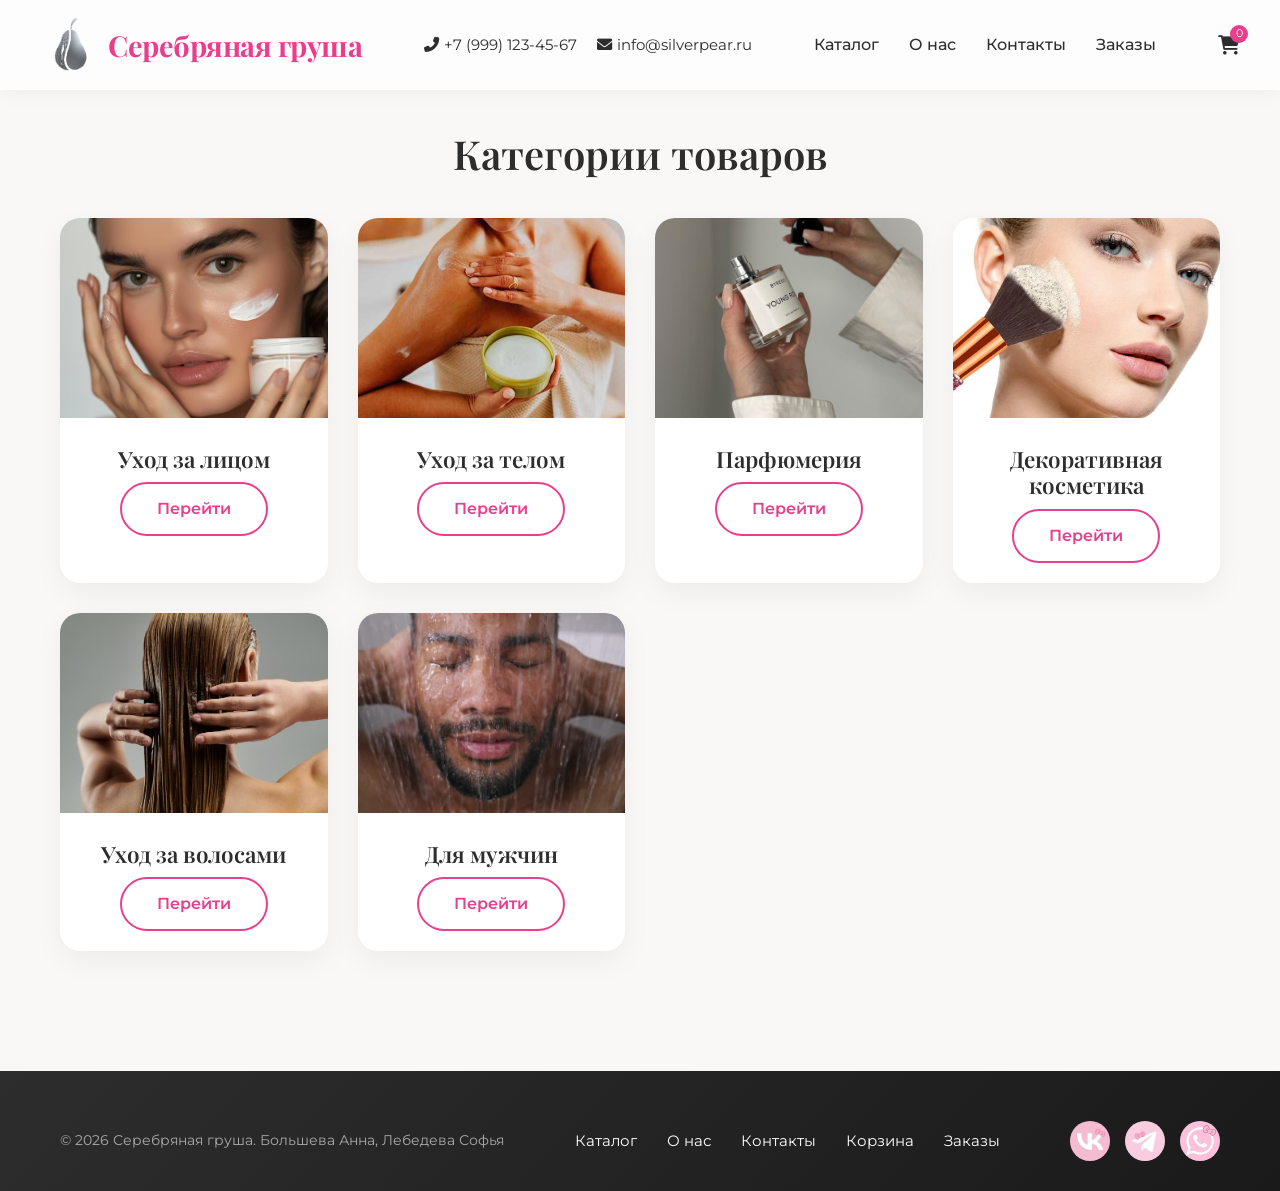
<file: catalog.html>
<!DOCTYPE html>
<html lang="ru">
<head>
    <meta charset="UTF-8">
    <meta name="viewport" content="width=device-width, initial-scale=1.0">
    <title>Серебряная груша – Каталог</title>
    <link rel="stylesheet" href="css/style.css">
    <link href="https://fonts.googleapis.com/css2?family=Playfair+Display:wght@400;600;700&family=Montserrat:wght@400;500;600;700&display=swap" rel="stylesheet">
    <link rel="stylesheet" href="https://cdnjs.cloudflare.com/ajax/libs/font-awesome/6.0.0-beta3/css/all.min.css">
</head>
<body>
    <header class="header">
        <div class="container header__container">
            <a href="index.html" class="logo">
                <img src="img/logo1.png" alt="Серебряная груша" class="logo__image">
                Серебряная груша
            </a>
            <div class="header__contacts">
                <a href="tel:+79991234567" class="header__phone"><i class="fas fa-phone-alt"></i> <span class="contact-text">+7 (999) 123-45-67</span></a>
                <a href="mailto:info@silverpear.ru" class="header__email"><i class="fas fa-envelope"></i> <span class="contact-text">info@silverpear.ru</span></a>
            </div>
            <nav class="nav">
                <ul class="nav__list">
                    <li class="nav__item"><a href="catalog.html" class="nav__link">Каталог</a></li>
                    <li class="nav__item"><a href="about.html" class="nav__link">О нас</a></li>
                    <li class="nav__item"><a href="contacts.html" class="nav__link">Контакты</a></li>
                    <li class="nav__item"><a href="track-order.html" class="nav__link">Заказы</a></li>
                </ul>
            </nav>
            <div class="header__cart">
                <a href="cart.html" class="cart-link">
                    <i class="fas fa-shopping-cart"></i>
                    <span class="cart-count" id="cart-count">0</span>
                </a>
            </div>
        </div>
    </header>

    <main>
        <section class="catalog">
            <div class="container">
                <h1 class="page-title">Категории товаров</h1>
                <div class="category-grid">
                    <div class="category-card">
                        <img src="img/кат_уход_лицо2.avif" alt="Уход за лицом" class="category-card__image">
                        <h2 class="category-card__title">Уход за лицом</h2>
                        <a href="category.html?cat=face" class="btn btn--outline">Перейти</a>
                    </div>
                    <div class="category-card">
                        <img src="img/кат_уход_тело2.jpg" alt="Уход за телом" class="category-card__image">
                        <h2 class="category-card__title">Уход за телом</h2>
                        <a href="category.html?cat=body" class="btn btn--outline">Перейти</a>
                    </div>
                    <div class="category-card">
                        <img src="img/кат_парфюм2.jpg" alt="Парфюмерия" class="category-card__image">
                        <h2 class="category-card__title">Парфюмерия</h2>
                        <a href="category.html?cat=perfume" class="btn btn--outline">Перейти</a>
                    </div>
                    <div class="category-card">
                        <img src="img/кат_макияж.webp" alt="Макияж" class="category-card__image">
                        <h2 class="category-card__title">Декоративная косметика</h2>
                        <a href="category.html?cat=makeup" class="btn btn--outline">Перейти</a>
                    </div>
                    <div class="category-card">
                        <img src="img/кат_уход_волосы.avif" alt="Уход за волосами" class="category-card__image">
                        <h2 class="category-card__title">Уход за волосами</h2>
                        <a href="category.html?cat=hair" class="btn btn--outline">Перейти</a>
                    </div>
                    <div class="category-card">
                        <img src="img/кат_уход_муж.jpg" alt="Для мужчин" class="category-card__image">
                        <h2 class="category-card__title">Для мужчин</h2>
                        <a href="category.html?cat=mens" class="btn btn--outline">Перейти</a>
                    </div>
                </div>
            </div>
        </section>
    </main>

    <!-- Тост-уведомление  -->
    <div class="toast" id="toast">Товар добавлен в корзину</div>

    <footer class="footer">
        <div class="container footer__container">
            <div class="footer__copyright">© 2026 Серебряная груша. Большева Анна, Лебедева Софья</div>
            <nav class="footer__nav">
                <ul class="footer__nav-list">
                    <li><a href="catalog.html">Каталог</a></li>
                    <li><a href="about.html">О нас</a></li>
                    <li><a href="contacts.html">Контакты</a></li>
                    <li><a href="cart.html">Корзина</a></li>
                    <li><a href="track-order.html">Заказы</a></li>
                </ul>
            </nav>
            <div class="footer__socials">
                <a href="https://vk.com/ваша_страница" target="_blank">
                    <img src="img/icon_vk.jpg" alt="VK" class="social-icon">
                </a>
                <a href="https://t.me/ваш_канал" target="_blank">
                    <img src="img/icon_tg.jpg" alt="Telegram" class="social-icon">
                </a>
                <a href="https://wa.me/вашномер" target="_blank">
                    <img src="img/icon_whatsapp.jpg" alt="WhatsApp" class="social-icon">
                </a>
            </div>
        </div>
    </footer>

    <script src="js/main.js"></script>
    <script src="js/cart.js"></script>
    <script src="js/validation.js"></script>
</body>
</html>
</file>
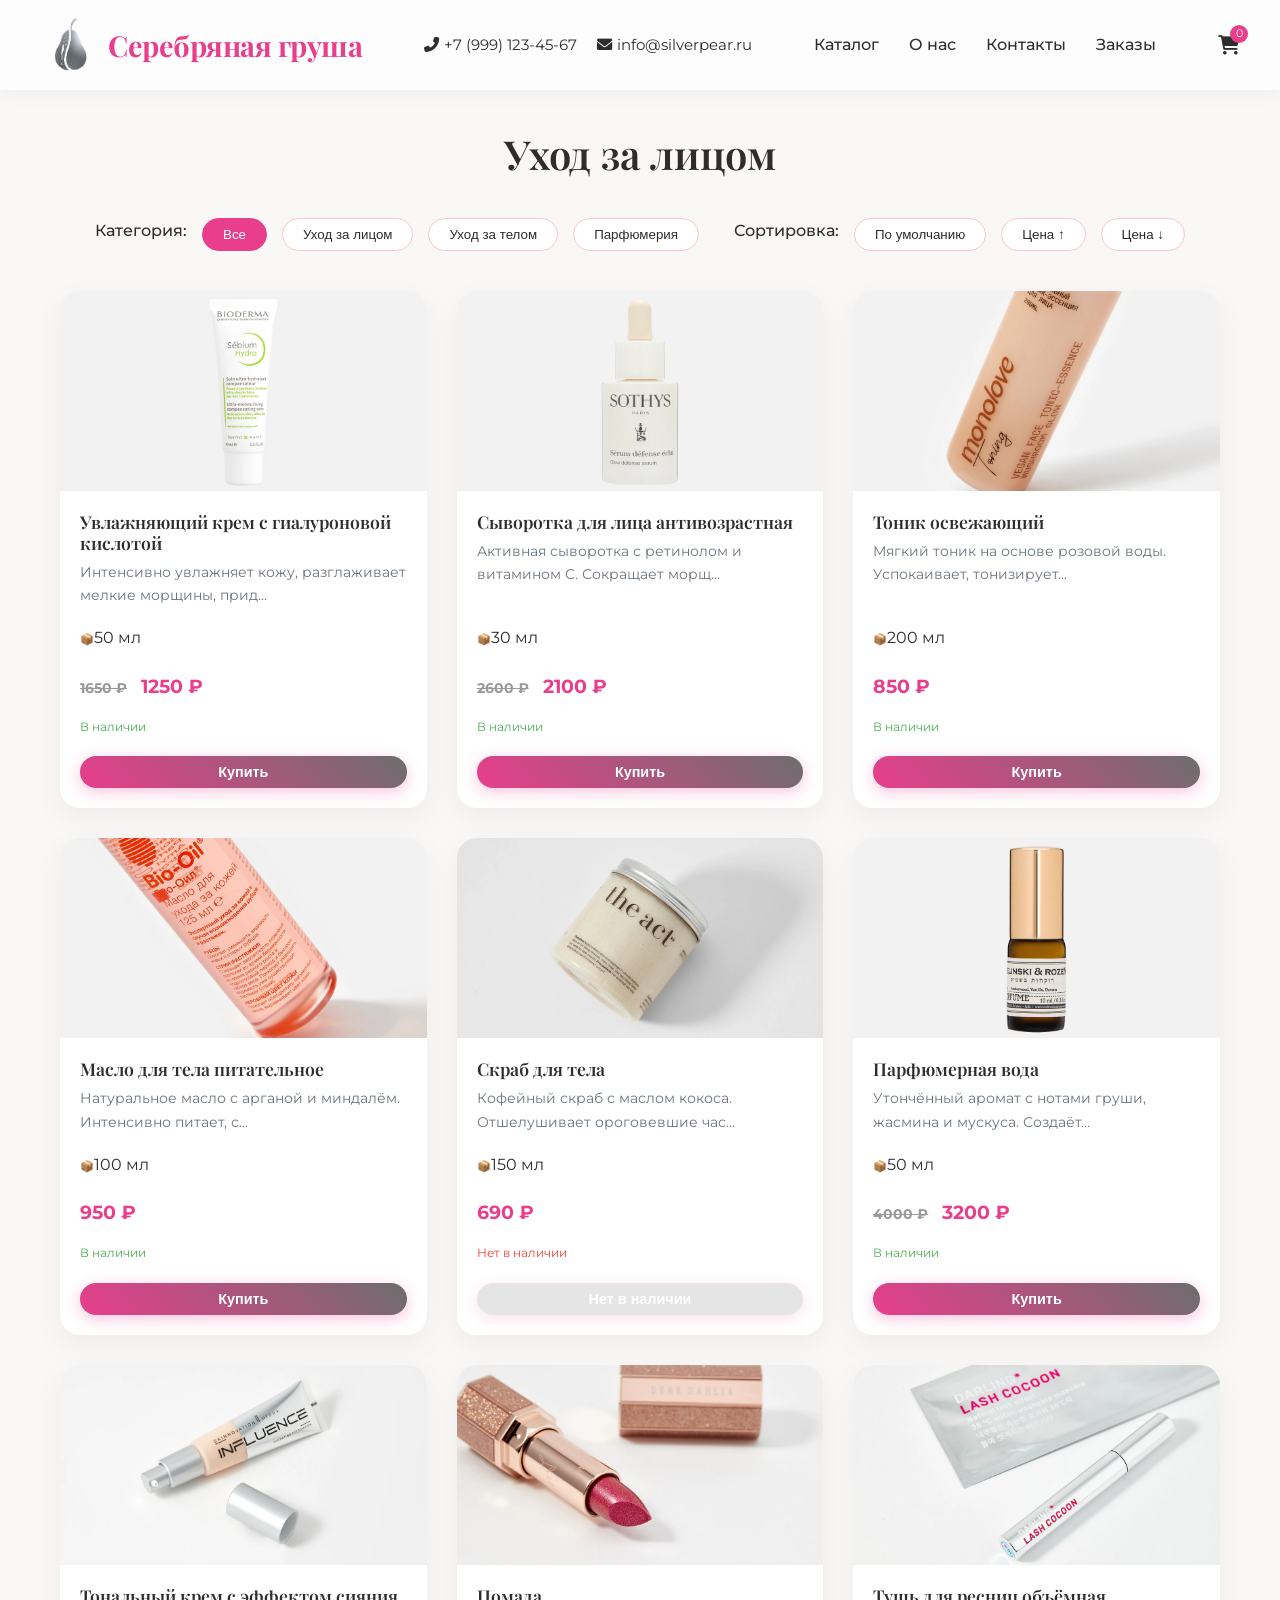
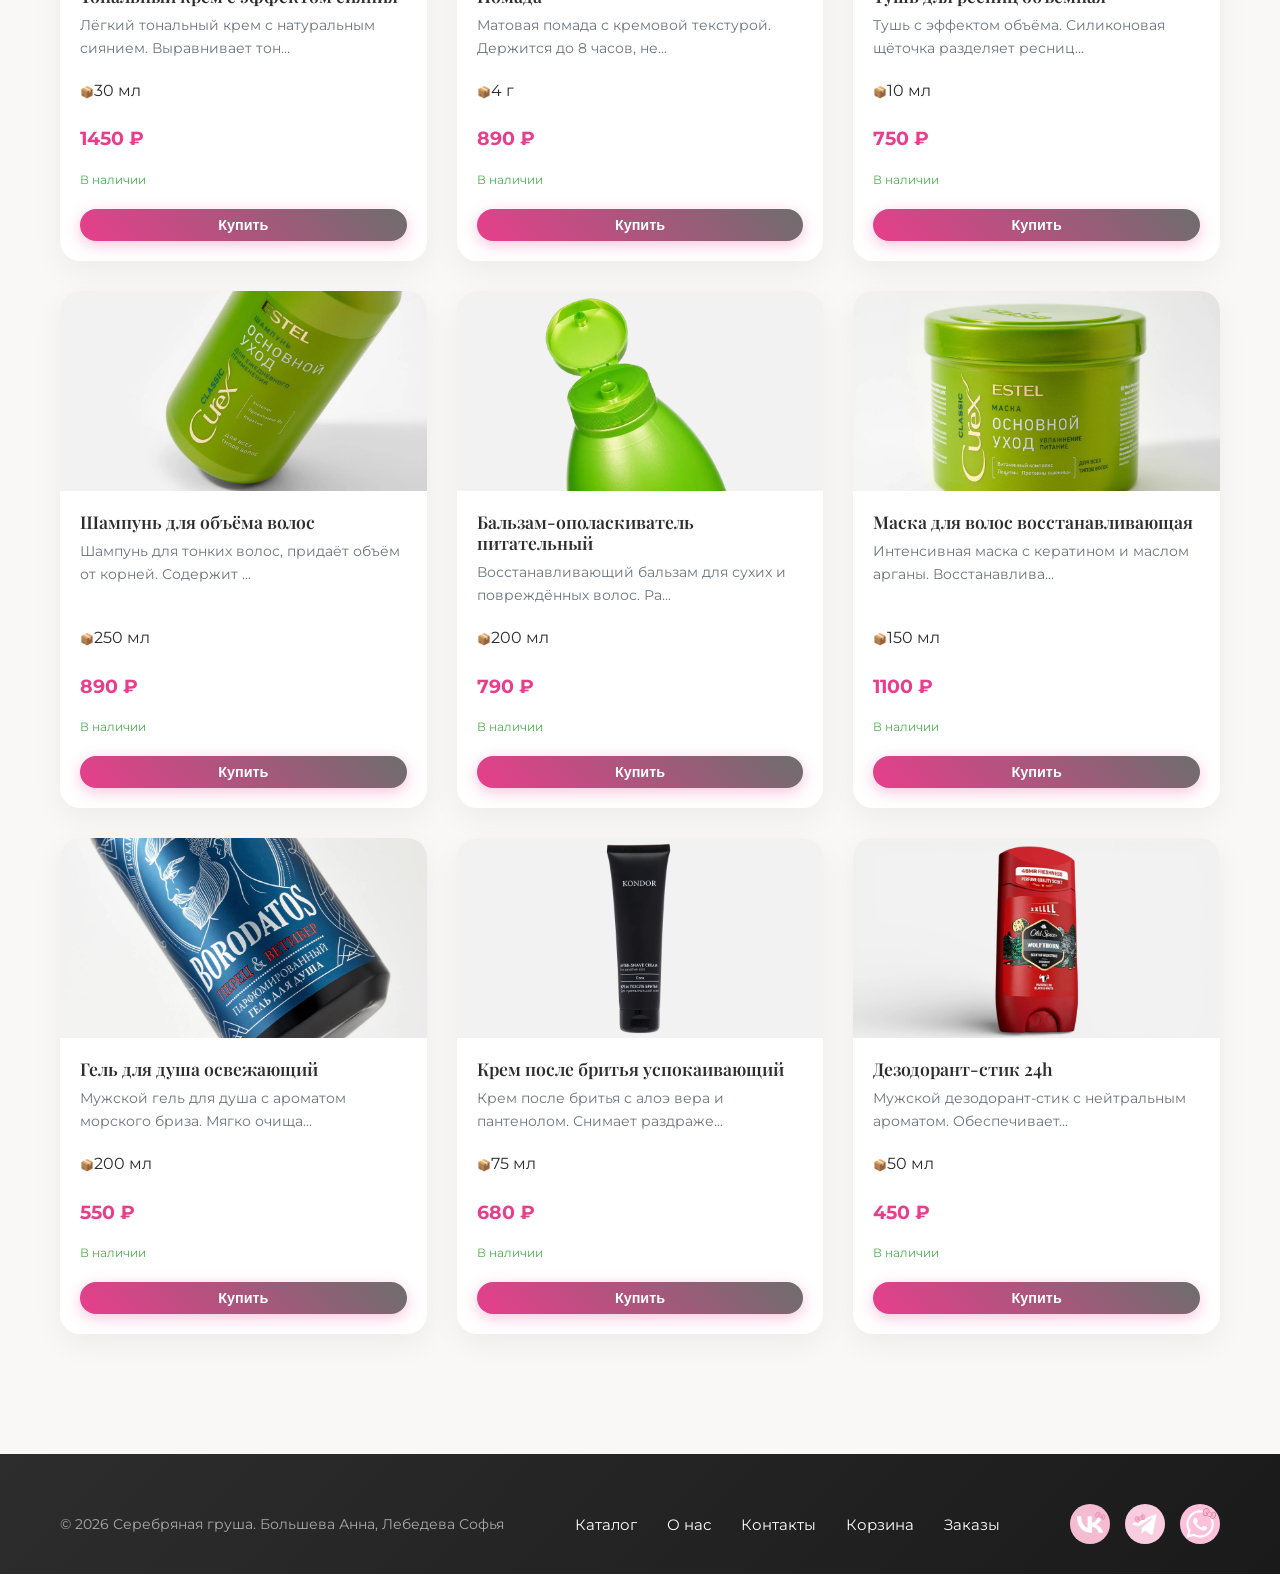
<file: category.html>
<!DOCTYPE html>
<html lang="ru">
<head>
    <meta charset="UTF-8">
    <meta name="viewport" content="width=device-width, initial-scale=1.0">
    <title>Серебряная груша – Главная</title>
    <link rel="stylesheet" href="css/style.css">
    <link href="https://fonts.googleapis.com/css2?family=Montserrat:wght@400;500;600;700&display=swap" rel="stylesheet">
    <link rel="stylesheet" href="https://cdnjs.cloudflare.com/ajax/libs/font-awesome/6.0.0-beta3/css/all.min.css">
    <link href="https://fonts.googleapis.com/css2?family=Playfair Display:wght@400;600;700&family=Montserrat:wght@400;500;600;700&display=swap" rel="stylesheet">
</head>
<body>
    <header class="header">
        <div class="container header__container">
            <a href="index.html" class="logo">
                <img src="img/logo1.png" alt="Серебряная груша" class="logo__image">
                Серебряная груша
            </a>
            <div class="header__contacts">
                <a href="tel:+79991234567" class="header__phone"><i class="fas fa-phone-alt"></i> <span class="contact-text">+7 (999) 123-45-67</span></a>
                <a href="mailto:info@silverpear.ru" class="header__email"><i class="fas fa-envelope"></i> <span class="contact-text">info@silverpear.ru</span></a>
            </div>
            <nav class="nav">
                <ul class="nav__list">
                    <li class="nav__item"><a href="catalog.html" class="nav__link">Каталог</a></li>
                    <li class="nav__item"><a href="about.html" class="nav__link">О нас</a></li>
                    <li class="nav__item"><a href="contacts.html" class="nav__link">Контакты</a></li>
                    <li class="nav__item"><a href="track-order.html" class="nav__link">Заказы</a></li>
                </ul>
            </nav>
            <div class="header__cart">
                <a href="cart.html" class="cart-link">
                    <i class="fas fa-shopping-cart"></i>
                    <span class="cart-count" id="cart-count">0</span>
                </a>
            </div>
        </div>
    </header>
<main>
    <section class="listing">
        <div class="container">
            <h1 class="page-title">Уход за лицом</h1>
                <div class="filter-bar">
                    <span class="filter-label">Категория:</span>
                    <button class="filter-btn category-btn active" data-category="all">Все</button>
                    <button class="filter-btn category-btn" data-category="face">Уход за лицом</button>
                    <button class="filter-btn category-btn" data-category="body">Уход за телом</button>
                    <button class="filter-btn category-btn" data-category="perfume">Парфюмерия</button>
    
                    <span class="filter-label" style="margin-left: 20px;">Сортировка:</span>
                    <button class="filter-btn sort-btn" data-sort="default">По умолчанию</button>
                    <button class="filter-btn sort-btn" data-sort="asc">Цена ↑</button>
                    <button class="filter-btn sort-btn" data-sort="desc">Цена ↓</button>
                </div>
            <div class="product-grid" id="product-grid">
                <!-- товары будут вставлены через JS -->
            </div>
        </div>
    </section>
</main>
<script src="js/main.js"></script>
<script src="js/cart.js"></script>
<script src="js/products-data.js"></script>
<script src="js/filter.js"></script>
<script src="js/validation.js"></script>
    <footer class="footer">
        <div class="container footer__container">
            <div class="footer__copyright">© 2026 Серебряная груша. Большева Анна, Лебедева Софья</div>
            <nav class="footer__nav">
                <ul class="footer__nav-list">
                    <li><a href="catalog.html">Каталог</a></li>
                    <li><a href="about.html">О нас</a></li>
                    <li><a href="contacts.html">Контакты</a></li>
                    <li><a href="cart.html">Корзина</a></li>
                    <li><a href="track-order.html">Заказы</a></li>
                </ul>
            </nav>
            <div class="footer__socials">
                <a href="https://vk.com/ваша_страница" target="_blank">
                    <img src="img/icon_vk.jpg" alt="VK" class="social-icon">
                </a>
                <a href="https://t.me/ваш_канал" target="_blank">
                    <img src="img/icon_tg.jpg" alt="Telegram" class="social-icon">
                </a>
                <a href="https://wa.me/вашномер" target="_blank">
                    <img src="img/icon_whatsapp.jpg" alt="WhatsApp" class="social-icon">
                </a>
            </div>
        </div>
    </footer>
</body>
</html>
</file>
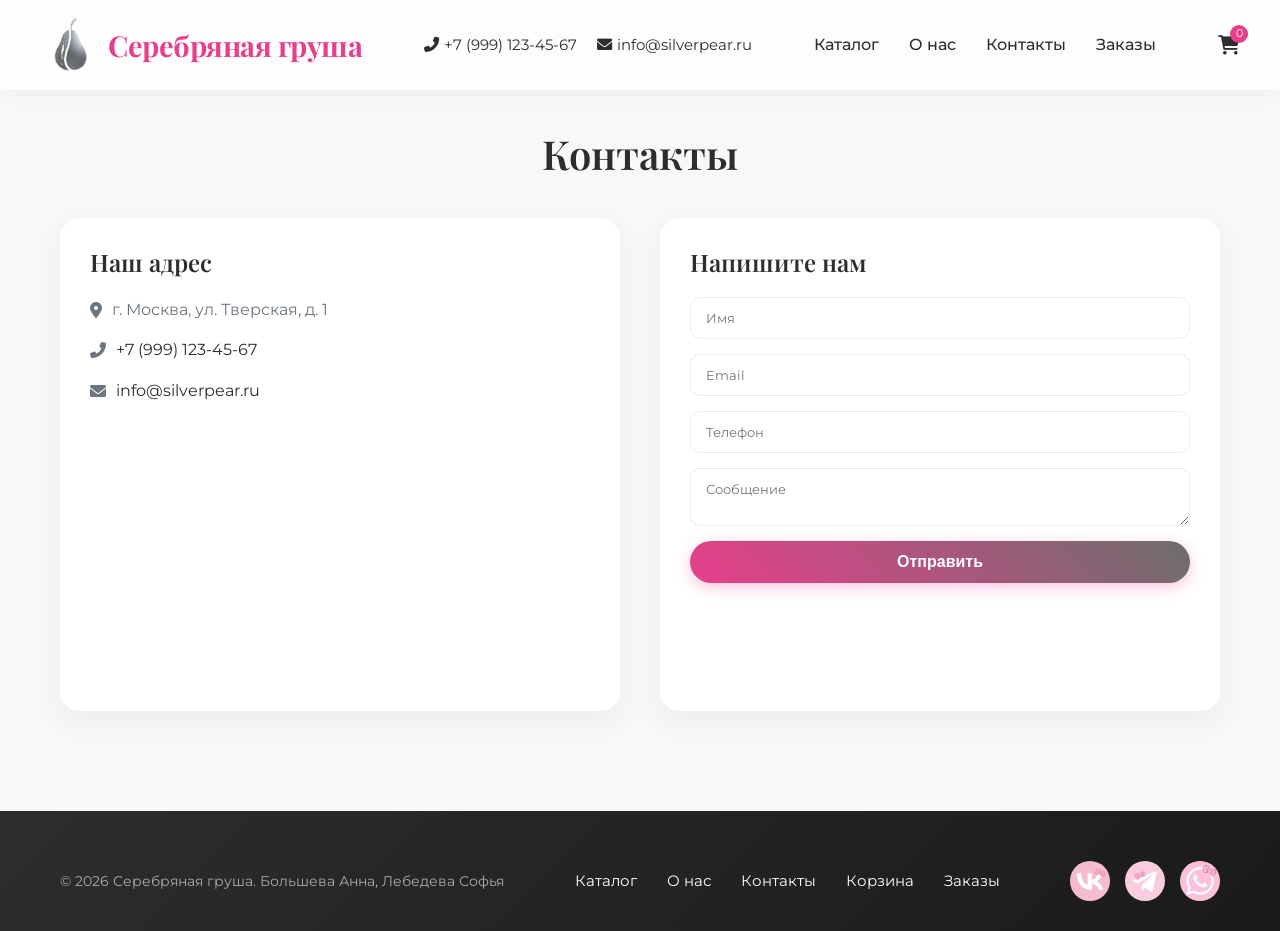
<file: contacts.html>
<!DOCTYPE html>
<html lang="ru">
<head>
    <meta charset="UTF-8">
    <meta name="viewport" content="width=device-width, initial-scale=1.0">
    <title>Серебряная груша – Название страницы</title>
    <link rel="stylesheet" href="css/style.css">
    <link href="https://fonts.googleapis.com/css2?family=Playfair Display:wght@400;600;700&family=Montserrat:wght@400;500;600;700&display=swap" rel="stylesheet">
    <link rel="stylesheet" href="https://cdnjs.cloudflare.com/ajax/libs/font-awesome/6.0.0-beta3/css/all.min.css">
</head>
<body>
    <header class="header">
        <div class="container header__container">
            <a href="index.html" class="logo">
                <img src="img/logo1.png" alt="Серебряная груша" class="logo__image">
                Серебряная груша
            </a>
            <div class="header__contacts">
                <a href="tel:+79991234567" class="header__phone"><i class="fas fa-phone-alt"></i> <span class="contact-text">+7 (999) 123-45-67</span></a>
                <a href="mailto:info@silverpear.ru" class="header__email"><i class="fas fa-envelope"></i> <span class="contact-text">info@silverpear.ru</span></a>
            </div>
            <nav class="nav">
                <ul class="nav__list">
                    <li class="nav__item"><a href="catalog.html" class="nav__link">Каталог</a></li>
                    <li class="nav__item"><a href="about.html" class="nav__link">О нас</a></li>
                    <li class="nav__item"><a href="contacts.html" class="nav__link">Контакты</a></li>
                    <li class="nav__item"><a href="track-order.html" class="nav__link">Заказы</a></li>
                </ul>
            </nav>
            <div class="header__cart">
                <a href="cart.html" class="cart-link">
                    <i class="fas fa-shopping-cart"></i>
                    <span class="cart-count" id="cart-count">0</span>
                </a>
            </div>
        </div>
    </header>
<main>
    <section class="contacts">
        <div class="container">
            <h1 class="page-title">Контакты</h1>
            <div class="contacts__grid">
                <div class="contacts__info">
                    <h2>Наш адрес</h2>
                    <p><i class="fas fa-map-marker-alt"></i> г. Москва, ул. Тверская, д. 1</p>
                    <p><i class="fas fa-phone-alt"></i> <a href="tel:+79991234567">+7 (999) 123-45-67</a></p>
                    <p><i class="fas fa-envelope"></i> <a href="mailto:info@silverpear.ru">info@silverpear.ru</a></p>
                    <div class="contacts__map">
                        <iframe src="https://yandex.ru/map-widget/v1/?ll=37.6176,55.7558&z=12" width="100%" height="250" style="border:0;"></iframe>
                    </div>
                </div>
                <div class="contacts__form">
                    <h2>Напишите нам</h2>
                    <form id="feedback-form" class="feedback-form">
                        <input type="text" name="name" placeholder="Имя" required>
                        <input type="email" name="email" placeholder="Email" required>
                        <input type="tel" name="phone" placeholder="Телефон">
                        <textarea name="message" placeholder="Сообщение" required></textarea>
                        <button type="submit" class="btn btn--primary">Отправить</button>
                    </form>
                </div>
            </div>
        </div>
    </section>
</main>
<script src="js/validation.js"></script>
    <footer class="footer">
        <div class="container footer__container">
            <div class="footer__copyright">© 2026 Серебряная груша. Большева Анна, Лебедева Софья</div>
            <nav class="footer__nav">
                <ul class="footer__nav-list">
                    <li><a href="catalog.html">Каталог</a></li>
                    <li><a href="about.html">О нас</a></li>
                    <li><a href="contacts.html">Контакты</a></li>
                    <li><a href="cart.html">Корзина</a></li>
                    <li><a href="track-order.html">Заказы</a></li>
                </ul>
            </nav>
            <div class="footer__socials">
                <a href="https://vk.com/ваша_страница" target="_blank">
                    <img src="img/icon_vk.jpg" alt="VK" class="social-icon">
                </a>
                <a href="https://t.me/ваш_канал" target="_blank">
                    <img src="img/icon_tg.jpg" alt="Telegram" class="social-icon">
                </a>
                <a href="https://wa.me/вашномер" target="_blank">
                    <img src="img/icon_whatsapp.jpg" alt="WhatsApp" class="social-icon">
                </a>
            </div>
        </div>
    </footer>

    <script src="js/main.js"></script>
</body>
</html>
</file>
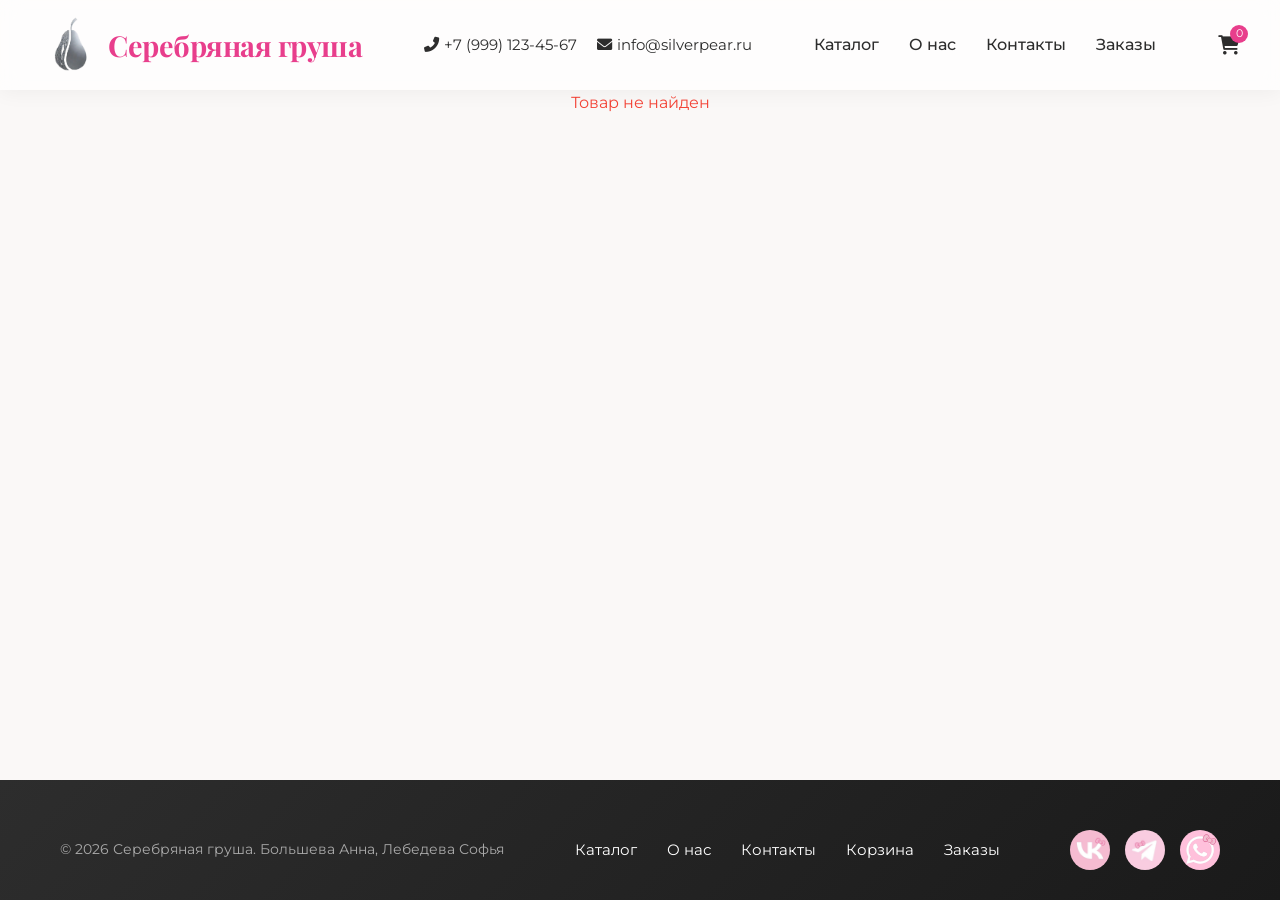
<file: product.html>
<!DOCTYPE html>
<html lang="ru">
<head>
    <meta charset="UTF-8">
    <meta name="viewport" content="width=device-width, initial-scale=1.0">
    <title>Серебряная груша – Главная</title>
    <link rel="stylesheet" href="css/style.css">
    <link href="https://fonts.googleapis.com/css2?family=Montserrat:wght@400;500;600;700&display=swap" rel="stylesheet">
    <link rel="stylesheet" href="https://cdnjs.cloudflare.com/ajax/libs/font-awesome/6.0.0-beta3/css/all.min.css">
    <link href="https://fonts.googleapis.com/css2?family=Playfair Display:wght@400;600;700&family=Montserrat:wght@400;500;600;700&display=swap" rel="stylesheet">
</head>
<body>
    <header class="header">
        <div class="container header__container">
            <a href="index.html" class="logo">
                <img src="img/logo1.png" alt="Серебряная груша" class="logo__image">
                Серебряная груша
            </a>
            <div class="header__contacts">
                <a href="tel:+79991234567" class="header__phone"><i class="fas fa-phone-alt"></i> <span class="contact-text">+7 (999) 123-45-67</span></a>
                <a href="mailto:info@silverpear.ru" class="header__email"><i class="fas fa-envelope"></i> <span class="contact-text">info@silverpear.ru</span></a>
            </div>
            <nav class="nav">
                <ul class="nav__list">
                    <li class="nav__item"><a href="catalog.html" class="nav__link">Каталог</a></li>
                    <li class="nav__item"><a href="about.html" class="nav__link">О нас</a></li>
                    <li class="nav__item"><a href="contacts.html" class="nav__link">Контакты</a></li>
                    <li class="nav__item"><a href="track-order.html" class="nav__link">Заказы</a></li>
                </ul>
            </nav>
            <div class="header__cart">
                <a href="cart.html" class="cart-link">
                    <i class="fas fa-shopping-cart"></i>
                    <span class="cart-count" id="cart-count">0</span>
                </a>
            </div>
        </div>
    </header>
    <main>
        <section class="product-detail">
            <div class="container">
                <div id="product-detail-container">
                    <!-- Содержимое загрузится через JS -->
                    <div class="loading">Загрузка товара...</div>
                </div>
            </div>
        </section>
    </main>

    <div class="toast" id="toast">Товар добавлен в корзину</div>

    <footer class="footer">
        <div class="container footer__container">
            <div class="footer__copyright">© 2026 Серебряная груша. Большева Анна, Лебедева Софья</div>
            <nav class="footer__nav">
                <ul class="footer__nav-list">
                    <li><a href="catalog.html">Каталог</a></li>
                    <li><a href="about.html">О нас</a></li>
                    <li><a href="contacts.html">Контакты</a></li>
                    <li><a href="cart.html">Корзина</a></li>
                    <li><a href="track-order.html">Заказы</a></li>
                </ul>
            </nav>
            <div class="footer__socials">
                <a href="https://vk.com/ваша_страница" target="_blank">
                    <img src="img/icon_vk.jpg" alt="VK" class="social-icon">
                </a>
                <a href="https://t.me/ваш_канал" target="_blank">
                    <img src="img/icon_tg.jpg" alt="Telegram" class="social-icon">
                </a>
                <a href="https://wa.me/вашномер" target="_blank">
                    <img src="img/icon_whatsapp.jpg" alt="WhatsApp" class="social-icon">
                </a>
            </div>
        </div>
    </footer>

    <script src="js/main.js"></script>
    <script src="js/cart.js"></script>
    <script src="js/products-data.js"></script>
    <script src="js/product-page.js"></script>
    <script src="js/validation.js"></script>

</body>
</html>
</file>
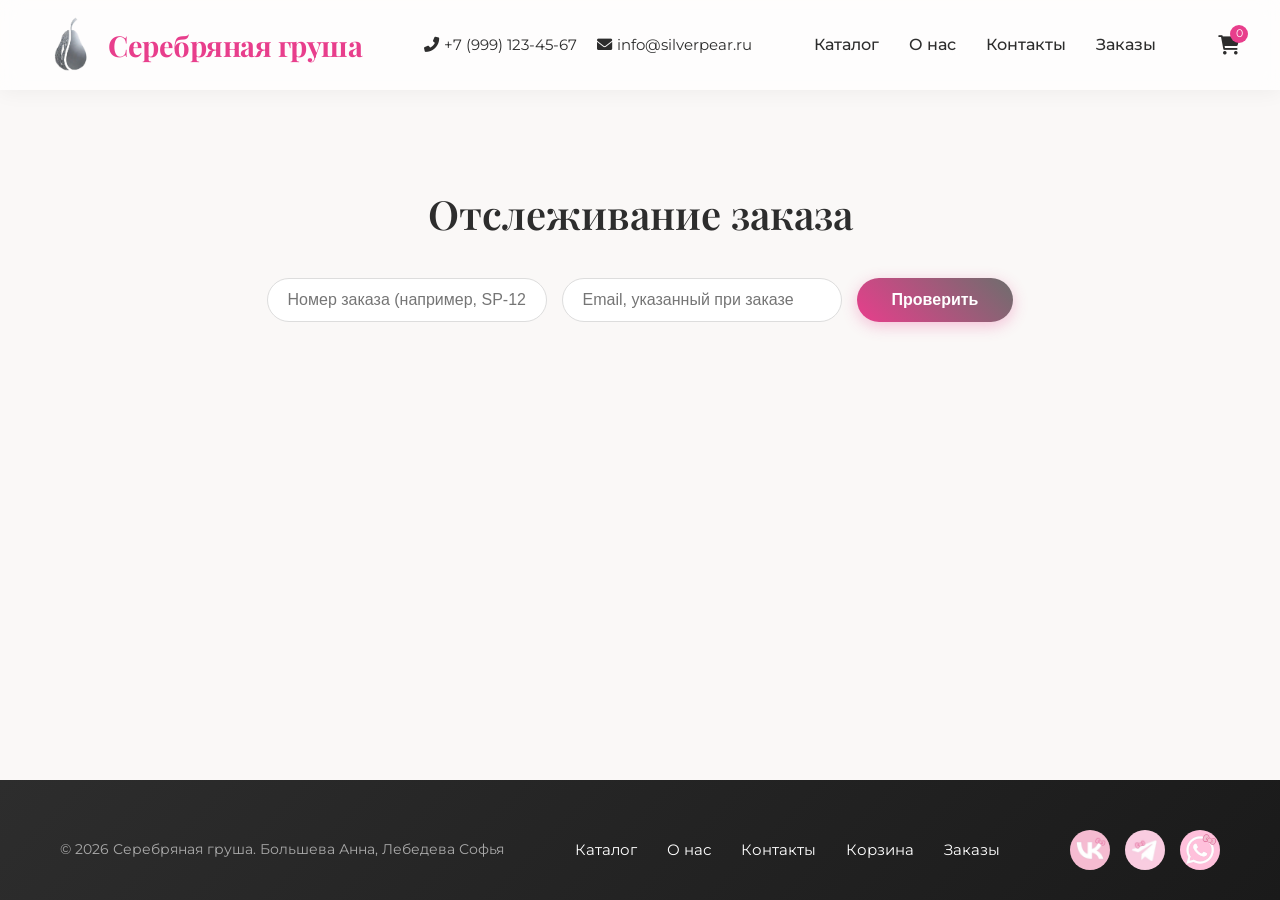
<file: track-order.html>
<!DOCTYPE html>
<html lang="ru">
<head>
    <meta charset="UTF-8">
    <meta name="viewport" content="width=device-width, initial-scale=1.0">
    <title>Серебряная груша – Главная</title>
    <link rel="stylesheet" href="css/style.css">
    <link href="https://fonts.googleapis.com/css2?family=Playfair+Display:wght@400;600;700&family=Montserrat:wght@400;500;600;700&display=swap" rel="stylesheet">
    <link rel="stylesheet" href="https://cdnjs.cloudflare.com/ajax/libs/font-awesome/6.0.0-beta3/css/all.min.css">
</head>
<body>
    <header class="header">
        <div class="container header__container">
            <a href="index.html" class="logo">
                <img src="img/logo1.png" alt="Серебряная груша" class="logo__image">
                Серебряная груша
            </a>
            <div class="header__contacts">
                <a href="tel:+79991234567" class="header__phone"><i class="fas fa-phone-alt"></i> <span class="contact-text">+7 (999) 123-45-67</span></a>
                <a href="mailto:info@silverpear.ru" class="header__email"><i class="fas fa-envelope"></i> <span class="contact-text">info@silverpear.ru</span></a>
            </div>
            <nav class="nav">
                <ul class="nav__list">
                    <li class="nav__item"><a href="catalog.html" class="nav__link">Каталог</a></li>
                    <li class="nav__item"><a href="about.html" class="nav__link">О нас</a></li>
                    <li class="nav__item"><a href="contacts.html" class="nav__link">Контакты</a></li>
                    <li class="nav__item"><a href="track-order.html" class="nav__link">Заказы</a></li>
                </ul>
            </nav>
            <div class="header__cart">
                <a href="cart.html" class="cart-link">
                    <i class="fas fa-shopping-cart"></i>
                    <span class="cart-count" id="cart-count">0</span>
                </a>
            </div>
        </div>
    </header>

    <main>
        <section class="track-order">
            <div class="container">
                <h1 class="page-title">Отслеживание заказа</h1>
                <div class="track-form">
                    <input type="text" id="order-number" placeholder="Номер заказа (например, SP-1234)" autocomplete="off">
                    <input type="email" id="order-email" placeholder="Email, указанный при заказе" autocomplete="off">
                    <button id="track-btn" class="btn btn--primary">Проверить</button>
                </div>
                <div id="track-result" class="track-result" style="display: none;"></div>
            </div>
        </section>
    </main>

    <div class="toast" id="toast">Товар добавлен в корзину</div>

    <footer class="footer">
        <div class="container footer__container">
            <div class="footer__copyright">© 2026 Серебряная груша. Большева Анна, Лебедева Софья</div>
            <nav class="footer__nav">
                <ul class="footer__nav-list">
                    <li><a href="catalog.html">Каталог</a></li>
                    <li><a href="about.html">О нас</a></li>
                    <li><a href="contacts.html">Контакты</a></li>
                    <li><a href="cart.html">Корзина</a></li>
                    <li><a href="track-order.html">Заказы</a></li>
                </ul>
            </nav>
            <div class="footer__socials">
                <a href="https://vk.com/ваша_страница" target="_blank">
                    <img src="img/icon_vk.jpg" alt="VK" class="social-icon">
                </a>
                <a href="https://t.me/ваш_канал" target="_blank">
                    <img src="img/icon_tg.jpg" alt="Telegram" class="social-icon">
                </a>
                <a href="https://wa.me/вашномер" target="_blank">
                    <img src="img/icon_whatsapp.jpg" alt="WhatsApp" class="social-icon">
                </a>
            </div>
        </div>
    </footer>

    <script src="js/main.js"></script>
    <script src="js/cart.js"></script>
    <script src="js/track-order.js"></script>
</body>
</html>
</file>
<file: css/style.css>
:root {
    --primary: #E83E8C;
    --primary-light: #F5C6D0;
    --secondary: #6d6e6d;
    --dark: #2d2d2d;
    --light: #faf8f7;
    --gray: #6c757d;
    --white: #ffffff;
    --shadow: 0 10px 30px rgba(0, 0, 0, 0.05);
    --shadow-hover: 0 20px 40px rgba(0, 0, 0, 0.1);
    --transition: all 0.3s ease;
}

* {
    margin: 0;
    padding: 0;
    box-sizing: border-box;
}

.logo {
    display: flex;
    align-items: center;
    gap: 8px; 
    text-decoration: none;
    color: var(--primary);
    font-size: 1.5rem;
    font-weight: 700;
}

.logo__image {
    width: 60px;     
    height: 60px;
    object-fit: contain; 
}




body {
    font-family: 'Montserrat', sans-serif;
    color: var(--dark);
    background-color: var(--light);
    line-height: 1.6;
    overflow-x: hidden;
}

.container {
    max-width: 1200px;
    margin: 0 auto;
    padding: 0 20px;
}

/* ===== Анимации ===== */
@keyframes fadeInUp {
    from {
        opacity: 0;
        transform: translateY(20px);
    }
    to {
        opacity: 1;
        transform: translateY(0);
    }
}

@keyframes pulse {
    0% {
        transform: scale(1);
    }
    50% {
        transform: scale(1.05);
    }
    100% {
        transform: scale(1);
    }
}

/* ===== Типография ===== */
h1, h2, h3, h4 {
    font-family: 'Playfair Display', serif;
    font-weight: 600;
    line-height: 1.2;
}

.section-title {
    text-align: center;
    font-size: 2.5rem;
    margin-bottom: 40px;
    position: relative;
    padding-bottom: 20px;
}

.section-title::after {
    content: '';
    position: absolute;
    bottom: 0;
    left: 50%;
    transform: translateX(-50%);
    width: 60px;
    height: 2px;
    background: linear-gradient(90deg, var(--primary), var(--secondary));
}

/* ===== Header ===== */
.header {
    position: sticky;
    top: 0;
    z-index: 1000;
    background: rgba(255, 255, 255, 0.7);
    backdrop-filter: blur(10px);
    box-shadow: 0 2px 20px rgba(0, 0, 0, 0.05);
    transition: var(--transition);
}

.header__container {
    display: flex;
    align-items: center;
    justify-content: space-between;
    padding: 15px 0;
}

.header--scrolled .logo__image {
    background: transparent;
}

.logo {
    font-family: 'Playfair Display', serif;
    font-size: 1.8rem;
    font-weight: 700;
    color: var(--primary);
    text-decoration: none;
    letter-spacing: -0.5px;
    transition: var(--transition);
}

.logo:hover {
    color: var(--secondary);
}

.header__contacts {
    display: flex;
    gap: 20px;
}

.header__contacts a {
    color: var(--dark);
    text-decoration: none;
    font-size: 0.95rem;
    display: flex;
    align-items: center;
    gap: 5px;
    transition: var(--transition);
}

.header__contacts a:hover {
    color: var(--primary);
}

.nav__list {
    display: flex;
    list-style: none;
    gap: 30px;
}

.nav__link {
    text-decoration: none;
    color: var(--dark);
    font-weight: 500;
    position: relative;
    padding-bottom: 5px;
    transition: var(--transition);
}

.nav__link::after {
    content: '';
    position: absolute;
    bottom: 0;
    left: 0;
    width: 0;
    height: 2px;
    background: var(--primary);
    transition: width 0.3s;
}

.nav__link:hover {
    color: var(--primary);
}

.nav__link:hover::after {
    width: 100%;
}

.cart-link {
    color: var(--dark);
    font-size: 1.2rem;
    position: relative;
    transition: var(--transition);
}

.cart-link:hover {
    color: var(--primary);
    animation: pulse 0.6s infinite;
}

.cart-count {
    position: absolute;
    top: -8px;
    right: -8px;
    background: var(--primary);
    color: white;
    border-radius: 50%;
    width: 18px;
    height: 18px;
    font-size: 0.7rem;
    display: flex;
    align-items: center;
    justify-content: center;
}

/* ===== Hero ===== */
.hero {
    background: linear-gradient(rgba(0, 0, 0, 0.3), rgba(0, 0, 0, 0.3)), url('../img/банер.PNG') center/cover no-repeat;
    min-height: 600px;
    display: flex;
    align-items: center;
    justify-content: center;
    text-align: center;
    color: white;
    position: relative;
}

.hero__title {
    font-size: 3rem;
    margin-bottom: 20px;
    text-shadow: 2px 2px 5px rgba(0, 0, 0, 0.7);
}

.hero__subtitle {
    font-size: 1.2rem;
    margin-bottom: 30px;
    text-shadow: 1px 1px 3px rgba(0, 0, 0, 0.7);
}

.btn--primary {
    background: var(--primary);
    border: none;
    color: white;
    box-shadow: 0 4px 10px rgba(0, 0, 0, 0.3);
}

.hero::before {
    content: '';
    position: absolute;
    top: -50px;
    right: -50px;
    width: 200px;
    height: 200px;
    background: rgba(232, 62, 140, 0.1);
    border-radius: 50%;
    z-index: 0;
}

.hero::after {
    content: '';
    position: absolute;
    bottom: -50px;
    left: -50px;
    width: 300px;
    height: 300px;
    background: rgba(76, 175, 80, 0.1);
    border-radius: 50%;
    z-index: 0;
}

.hero__container {
    position: relative;
    z-index: 2;
    color: white; 
}

.hero__title, .hero__subtitle {
    color: white;
    text-shadow: 0 2px 5px rgba(0,0,0,0.5); 
}



/* ===== Кнопки ===== */
.btn {
    display: inline-block;
    padding: 12px 35px;
    border-radius: 50px;
    text-decoration: none;
    font-weight: 600;
    font-size: 1rem;
    transition: var(--transition);
    border: none;
    cursor: pointer;
    background: linear-gradient(45deg, var(--primary), var(--secondary));
    color: white;
    box-shadow: 0 4px 15px rgba(232, 62, 140, 0.3);
}

.btn:hover {
    transform: translateY(-3px);
    box-shadow: 0 8px 25px rgba(232, 62, 140, 0.4);
}

.btn:active {
    transform: translateY(0);
}

.btn--outline {
    background: transparent;
    border: 2px solid var(--primary);
    color: var(--primary);
    box-shadow: none;
}

.btn--outline:hover {
    background: var(--primary);
    color: white;
}

.btn--small {
    padding: 8px 20px;
    font-size: 0.9rem;
}

/* ===== Преимущества ===== */
.advantages {
    padding: 80px 0;
    background: white;
}

.advantages__grid {
    display: grid;
    grid-template-columns: repeat(auto-fit, minmax(250px, 1fr));
    gap: 30px;
    margin-top: 40px;
}

.advantage-card {
    text-align: center;
    padding: 30px 20px;
    border-radius: 20px;
    background: white;
    box-shadow: var(--shadow);
    transition: var(--transition);
    border: 1px solid rgba(0, 0, 0, 0.05);
}

.advantage-card:hover {
    transform: translateY(-10px);
    box-shadow: var(--shadow-hover);
}

.advantage-card__icon {
    font-size: 2.5rem;
    color: var(--primary);
    margin-bottom: 20px;
    display: inline-block;
    padding: 15px;
    background: var(--primary-light);
    border-radius: 50%;
    width: 70px;
    height: 70px;
    line-height: 40px;
}

.advantage-card__title {
    font-size: 1.3rem;
    margin-bottom: 15px;
}

.advantage-card__text {
    color: var(--gray);
}

/* ===== Превью категорий ===== */
.preview-catalog {
    padding: 80px 0;
    background: linear-gradient(135deg, #ffffff 0%, #f9f9f9 100%);
}

.categories-preview {
    display: grid;
    grid-template-columns: repeat(auto-fit, minmax(280px, 1fr));
    gap: 25px;
    margin-top: 40px;
}

.category-preview-card {
    text-decoration: none;
    color: inherit;
    border-radius: 20px;
    overflow: hidden;
    box-shadow: var(--shadow);
    transition: var(--transition);
    background: white;
}

.category-preview-card:hover {
    transform: translateY(-5px);
    box-shadow: var(--shadow-hover);
}

.category-preview-card__image {
    width: 100%;
    height: 220px;
    object-fit: cover;
    transition: transform 0.5s;
}

.category-preview-card:hover .category-preview-card__image {
    transform: scale(1.05);
}

.category-preview-card__title {
    padding: 20px;
    text-align: center;
    font-size: 1.2rem;
    font-weight: 600;
}

/* ===== Отзывы ===== */
.testimonials {
    padding: 80px 0;
    background: white;
}

.testimonials__grid {
    display: grid;
    grid-template-columns: repeat(auto-fit, minmax(280px, 1fr));
    gap: 25px;
    margin-top: 40px;
}

.testimonial-card {
    background: linear-gradient(135deg, #fdf2f5, #ffffff);
    padding: 30px;
    border-radius: 20px;
    box-shadow: var(--shadow);
    transition: var(--transition);
    border: 1px solid rgba(232, 62, 140, 0.1);
}

.testimonial-card:hover {
    box-shadow: var(--shadow-hover);
    transform: translateY(-5px);
}

.testimonial-card__text {
    font-style: italic;
    margin-bottom: 20px;
    color: var(--dark);
    font-size: 1.1rem;
}

.testimonial-card__author {
    color: var(--primary);
    font-weight: 600;
}

/* ===== Категории (страница catalog.html) ===== */
.page-title {
    text-align: center;
    font-size: 2.5rem;
    margin: 40px 0;
}

.category-grid {
    display: grid;
    grid-template-columns: repeat(auto-fit, minmax(250px, 1fr));
    gap: 30px;
    margin-bottom: 60px;
}

.category-card {
    background: white;
    border-radius: 20px;
    overflow: hidden;
    box-shadow: var(--shadow);
    transition: var(--transition);
    text-align: center;
    padding-bottom: 20px;
}

.category-card:hover {
    transform: translateY(-10px);
    box-shadow: var(--shadow-hover);
}

.category-card__image {
    width: 100%;
    height: 200px;
    object-fit: cover;
    transition: transform 0.5s;
}

.category-card:hover .category-card__image {
    transform: scale(1.05);
}

.category-card__title {
    margin: 20px 0 10px;
    font-size: 1.4rem;
}

/* ===== Листинг товаров (страница category.html) ===== */
.filter-bar {
    display: flex;
    justify-content: center;
    gap: 15px;
    margin-bottom: 40px;
    flex-wrap: wrap;
}

.filter-btn {
    background: white;
    border: 1px solid var(--primary-light);
    padding: 10px 20px;
    border-radius: 30px;
    cursor: pointer;
    font-weight: 500;
    transition: var(--transition);
    color: var(--dark);
}

.filter-btn:hover,
.filter-btn.active {
    background: var(--primary);
    color: white;
    border-color: var(--primary);
}


.no-products {
    text-align: center;
    padding: 40px;
    color: var(--gray);
    font-size: 1.2rem;
}


.product-grid {
    display: grid;
    grid-template-columns: repeat(auto-fill, minmax(250px, 1fr));
    gap: 30px;
    margin-bottom: 60px;
}

.product-card {
    background: white;
    border-radius: 20px;
    overflow: hidden;
    box-shadow: var(--shadow);
    transition: var(--transition);
    position: relative;
}

.product-card:hover {
    transform: translateY(-5px);
    box-shadow: var(--shadow-hover);
}

.product-card__image {
    width: 100%;
    height: 200px;
    object-fit: cover;
    transition: transform 0.5s;
}

.product-card:hover .product-card__image {
    transform: scale(1.05);
}

.product-card__content {
    padding: 20px;
}

.product-card__title {
    font-size: 1.2rem;
    margin-bottom: 10px;
}

.product-card__desc {
    color: var(--gray);
    font-size: 0.9rem;
    margin-bottom: 10px;
}

.product-card__specs {
    font-size: 0.85rem;
    color: var(--primary);
    margin-bottom: 10px;
}

.product-card__price {
    font-size: 1.3rem;
    font-weight: 700;
    color: var(--dark);
    margin-bottom: 15px;
}

.product-card .btn {
    width: 100%;
    text-align: center;
}

/* ===== Карточка товара (product.html) ===== */
.product {
    padding: 60px 0;
}

.product__content {
    display: grid;
    grid-template-columns: 1fr 1fr;
    gap: 50px;
    align-items: start;
}

.product__gallery {
    background: white;
    border-radius: 20px;
    overflow: hidden;
    box-shadow: var(--shadow);
}

.product__image {
    width: 100%;
    height: auto;
    display: block;
}

.product__info {
    background: white;
    padding: 30px;
    border-radius: 20px;
    box-shadow: var(--shadow);
}

.product__title {
    font-size: 2rem;
    margin-bottom: 20px;
}

.product__price {
    font-size: 1.8rem;
    color: var(--primary);
    font-weight: 700;
    margin-bottom: 20px;
}

.product__availability {
    display: inline-block;
    padding: 5px 15px;
    background: var(--secondary);
    color: white;
    border-radius: 30px;
    font-size: 0.9rem;
    margin-bottom: 20px;
}

.product__specs {
    margin: 20px 0;
    padding: 20px 0;
    border-top: 1px solid #eee;
    border-bottom: 1px solid #eee;
}

.product__specs h3 {
    margin-bottom: 15px;
}

.product__specs ul {
    list-style: none;
}

.product__specs li {
    margin-bottom: 10px;
    color: var(--gray);
}

.product__specs strong {
    color: var(--dark);
}

.product__actions {
    display: flex;
    gap: 20px;
    align-items: center;
    margin-top: 30px;
}

.product__quantity {
    width: 70px;
    padding: 10px;
    border: 1px solid #ddd;
    border-radius: 10px;
    text-align: center;
}

/* ===== Корзина (cart.html) ===== */
.cart__layout {
    display: grid;
    grid-template-columns: 2fr 1fr;
    gap: 30px;
    margin: 40px 0;
}

.cart__items {
    background: white;
    border-radius: 20px;
    padding: 30px;
    box-shadow: var(--shadow);
}

.cart-item {
    display: grid;
    grid-template-columns: 80px 1fr auto;
    gap: 20px;
    padding: 20px 0;
    border-bottom: 1px solid #eee;
    align-items: center;
}

.cart-item:last-child {
    border-bottom: none;
}

.cart-item img {
    width: 80px;
    height: 80px;
    object-fit: cover;
    border-radius: 10px;
}

.cart-item__info h3 {
    font-size: 1.1rem;
    margin-bottom: 5px;
}

.cart-item__info p {
    color: var(--gray);
}

.cart-item__quantity {
    width: 60px;
    padding: 5px;
    border: 1px solid #ddd;
    border-radius: 5px;
    text-align: center;
}

.btn-remove {
    background: none;
    border: none;
    color: var(--primary);
    cursor: pointer;
    font-size: 0.9rem;
    text-decoration: underline;
    transition: var(--transition);
}

.btn-remove:hover {
    color: var(--secondary);
}

.cart__summary {
    background: white;
    border-radius: 20px;
    padding: 30px;
    box-shadow: var(--shadow);
    align-self: start;
}

.cart__summary h2 {
    margin-bottom: 20px;
}

.order-form {
    display: flex;
    flex-direction: column;
    gap: 15px;
}

.order-form input,
.order-form textarea {
    padding: 12px 15px;
    border: 1px solid #eee;
    border-radius: 10px;
    font-family: inherit;
    transition: var(--transition);
}

.order-form input:focus,
.order-form textarea:focus {
    outline: none;
    border-color: var(--primary);
    box-shadow: 0 0 0 3px rgba(232, 62, 140, 0.1);
}

.order-form label {
    display: flex;
    align-items: center;
    gap: 10px;
    color: var(--gray);
    font-size: 0.9rem;
}

.order-form button[type="submit"] {
    margin-top: 10px;
}

/* ===== Контакты (contacts.html) ===== */
.contacts__grid {
    display: grid;
    grid-template-columns: 1fr 1fr;
    gap: 40px;
    margin: 40px 0;
}

.contacts__info,
.contacts__form {
    background: white;
    padding: 30px;
    border-radius: 20px;
    box-shadow: var(--shadow);
}

.contacts__info h2,
.contacts__form h2 {
    margin-bottom: 20px;
}

.contacts__info p {
    margin-bottom: 15px;
    display: flex;
    align-items: center;
    gap: 10px;
    color: var(--gray);
}

.contacts__info a {
    color: var(--dark);
    text-decoration: none;
    transition: var(--transition);
}

.contacts__info a:hover {
    color: var(--primary);
}

.contacts__map {
    margin-top: 20px;
    border-radius: 10px;
    overflow: hidden;
}

.feedback-form {
    display: flex;
    flex-direction: column;
    gap: 15px;
}

.feedback-form input,
.feedback-form textarea {
    padding: 12px 15px;
    border: 1px solid #eee;
    border-radius: 10px;
    font-family: inherit;
    transition: var(--transition);
}

.feedback-form input:focus,
.feedback-form textarea:focus {
    outline: none;
    border-color: var(--primary);
    box-shadow: 0 0 0 3px rgba(232, 62, 140, 0.1);
}

/* ===== Информационная страница (about.html) ===== */
.about__content {
    background: white;
    padding: 40px;
    border-radius: 20px;
    box-shadow: var(--shadow);
    margin: 40px 0;
}

.about__content h2 {
    margin: 30px 0 15px;
    color: var(--primary);
}

.about__content p {
    margin-bottom: 20px;
    color: var(--gray);
    line-height: 1.8;
}

/* Статьи на главной */
.articles {
    padding: 60px 0;
    background: #ffffff;
}

.articles-grid {
    display: grid;
    grid-template-columns: repeat(auto-fill, minmax(300px, 1fr));
    gap: 30px;
    margin-top: 40px;
}

.article-card {
    background: #fff;
    border-radius: 20px;
    overflow: hidden;
    box-shadow: 0 5px 15px rgba(0,0,0,0.08);
    transition: transform 0.3s ease, box-shadow 0.3s ease;
}

.article-card:hover {
    transform: translateY(-5px);
    box-shadow: 0 15px 30px rgba(0,0,0,0.12);
}

.article-card__image {
    width: 100%;
    height: 200px;
    object-fit: cover;
}

.article-card__title {
    font-size: 1.3rem;
    margin: 15px 15px 10px;
    font-family: 'Playfair Display', serif;
}

.article-card__excerpt {
    color: #6c757d;
    margin: 0 15px 15px;
    line-height: 1.5;
}

.read-more {
    display: inline-block;
    margin: 0 15px 20px;
    color: var(--primary);
    text-decoration: none;
    font-weight: 600;
    transition: color 0.2s;
}

.read-more:hover {
    color: #4CAF50;
    text-decoration: underline;
}

/* ===== Footer ===== */
.footer {
    background: linear-gradient(135deg, #2d2d2d 0%, #1a1a1a 100%);
    color: #fff;
    padding: 50px 0 30px;
    margin-top: 60px;
}

.footer__container {
    display: flex;
    justify-content: space-between;
    align-items: center;
    flex-wrap: wrap;
    gap: 30px;
}

.footer__copyright {
    color: #aaa;
    font-size: 0.9rem;
}

.footer__nav-list {
    display: flex;
    gap: 30px;
    list-style: none;
    flex-wrap: wrap;
}

.footer__nav-list a {
    color: #fff;
    text-decoration: none;
    transition: var(--transition);
    font-size: 0.95rem;
}

.footer__nav-list a:hover {
    color: var(--primary);
}

.footer__socials {
    display: flex;
    gap: 15px;
}

.footer__socials a {
    display: flex;
    align-items: center;
    justify-content: center;
    width: 40px;
    height: 40px;
    background: rgba(255, 255, 255, 0.1);
    border-radius: 50%;
    transition: var(--transition);
}

.footer__socials a:hover {
    background: var(--primary);
    transform: translateY(-3px);
}

.social-icon {
    width: 100%;
    height: 100%;
    object-fit: cover; 
    border-radius: 50%; 
}

/* ===== Адаптивность ===== */
@media (max-width: 992px) {
    .product__content {
        grid-template-columns: 1fr;
    }
    
    .cart__layout {
        grid-template-columns: 1fr;
    }
    
    .contacts__grid {
        grid-template-columns: 1fr;
    }
}

@media (max-width: 1050px) {
    .header__container {
        flex-wrap: wrap;
        justify-content: center;
        gap: 10px;
    }
    
    .header__contacts .contact-text {
        display: none;
    }

    .logo {
        font-size: 1.3rem;
    }

    .logo__image {
        width: 30px;
        height: 30px;
    }

    .nav__list {
        gap: 15px;
        flex-wrap: wrap;
        justify-content: center;
    }
    
    .hero__title {
        font-size: 2.2rem;
    }
    
    .section-title {
        font-size: 2rem;
    }
    
    .footer__container {
        flex-direction: column;
        text-align: center;
    }
    
    .footer__nav-list {
        justify-content: center;
    }
}





@media (max-width: 750px) {
    .logo {
        font-size: 1.1rem;
    }

    .logo__image {
        width: 25px;
        height: 25px;
    }
    .header__contacts .contact-text {
        display: none;
    }
    .nav__list {
        gap: 5px;
    }

    .nav__link {
        font-size: 0.8rem;
    }
}

html, body {
    height: 100%;
    margin: 0;
    padding: 0;
}

body {
    display: flex;
    flex-direction: column;
    min-height: 100vh;
}

main {
    flex: 1 0 auto; 
}

.footer {
    flex-shrink: 0; 
}


/* ===== Тост-уведомление ===== */
.toast {
    position: fixed;
    bottom: 20px;
    right: 20px;
    background: var(--primary);
    color: white;
    padding: 12px 24px;
    border-radius: 50px;
    box-shadow: 0 5px 15px rgba(0,0,0,0.2);
    transform: translateY(100px);
    opacity: 0;
    transition: all 0.3s ease;
    z-index: 9999;
}

.toast.show {
    transform: translateY(0);
    opacity: 1;
}
.product-grid--featured {
    display: grid;
    grid-template-columns: repeat(auto-fit, minmax(220px, 1fr));
    gap: 25px;
    margin-top: 30px;
}

.product-grid {
    display: grid;
    grid-template-columns: repeat(auto-fill, minmax(280px, 1fr));
    gap: 30px;
    margin-bottom: 60px;
}

.product-card__link {
    text-decoration: none;
    color: inherit;
    display: flex;
    flex-direction: column;
    flex: 1;
}

.product-card {
    transition: var(--transition);
    position: relative;
    background: white;
    border-radius: 20px;
    overflow: hidden;
    box-shadow: var(--shadow);
    display: flex;
    flex-direction: column;
    height: 100%;
}

.product-card:hover {
    transform: translateY(-5px);
    box-shadow: var(--shadow-hover);
}

.product-card__image {
    width: 100%;
    height: 200px;
    object-fit: cover;
    transition: transform 0.5s;
}

.product-card:hover .product-card__image {
    transform: scale(1.05);
}

.product-card__content {
    padding: 20px;
    flex: 1;
    display: flex;
    flex-direction: column;
}

.product-card__title {
    font-size: 1.1rem;
    margin-bottom: 8px;
    font-weight: 600;
}

.product-card__desc {
    flex: 1;
    margin-bottom: 10px;
}

.product-card__volume {
    margin: 8px 0;
}

.product-card__volume::before {
    content: "📦";
    font-size: 0.7rem;
}

.product-card__price {
    margin: 10px 0;
}

.old-price {
    text-decoration: line-through;
    color: #999;
    font-size: 0.85rem;
    margin-right: 8px;
}

.current-price {
    font-weight: 700;
    color: var(--primary);
    font-size: 1.2rem;
}

.product-card__stock {
    font-size: 0.75rem;
    margin-top: 5px;
}

.in-stock-badge {
    color: #4CAF50;
}

.out-of-stock-badge {
    color: #f44336;
}

.product-card .btn {
    margin: 0 20px 20px 20px;
    width: calc(100% - 40px);
    align-self: flex-end;
}

.product-card .btn:disabled {
    opacity: 0.5;
    cursor: not-allowed;
    background: #ccc;
}

/* Стили для фильтров */
.filter-bar {
    display: flex;
    justify-content: center;
    gap: 15px;
    margin-bottom: 40px;
    flex-wrap: wrap;
}

.filter-label {
    font-weight: 500;
    color: var(--dark);
}

.filter-btn {
    background: white;
    border: 1px solid var(--primary-light);
    padding: 8px 20px;
    border-radius: 30px;
    cursor: pointer;
    font-weight: 500;
    transition: var(--transition);
    color: var(--dark);
}

.filter-btn:hover,
.filter-btn.active {
    background: var(--primary);
    color: white;
    border-color: var(--primary);
}

.no-products {
    text-align: center;
    padding: 60px;
    color: var(--gray);
    font-size: 1.2rem;
}

/* Адаптивность для карточек */
@media (max-width: 768px) {
    .product-card__title {
        font-size: 1rem;
    }
    
    .current-price {
        font-size: 1rem;
    }
    
    .filter-btn {
        padding: 6px 15px;
        font-size: 0.85rem;
    }
}

.product-page {
    display: grid;
    grid-template-columns: 1fr 1fr;
    gap: 40px;
    background: white;
    border-radius: 20px;
    padding: 30px;
    margin: 40px 0;
    box-shadow: 0 5px 20px rgba(0,0,0,0.05);
}

.product-page__image img {
    width: 100%;
    border-radius: 10px;
}

.product-page__info h1 {
    font-size: 1.8rem;
    margin-bottom: 15px;
}

.price-block {
    display: flex;
    align-items: center;
    gap: 15px;
    margin: 15px 0;
}

.price {
    font-size: 1.8rem;
    font-weight: 700;
    color: var(--primary);
}

.old-price {
    text-decoration: line-through;
    color: #999;
}

.in-stock {
    color: #4CAF50;
    font-weight: 500;
}

.out-of-stock {
    color: #f44336;
}

.characteristics {
    background: #f9f9f9;
    padding: 15px;
    border-radius: 10px;
    margin: 15px 0;
}

.char-row {
    padding: 5px 0;
    border-bottom: 1px solid #eee;
}

.actions {
    display: flex;
    gap: 15px;
    align-items: center;
    margin-top: 20px;
}

.qty-input {
    width: 70px;
    padding: 10px;
    border: 1px solid #ddd;
    border-radius: 8px;
    text-align: center;
}

@media (max-width: 768px) {
    .product-page {
        grid-template-columns: 1fr;
    }
}

.loading {
    text-align: center;
    padding: 40px;
    color: var(--gray);
    font-size: 1.1rem;
}

.featured-products {
    padding: 60px 0;
    background: linear-gradient(135deg, #ffffff, #faf8f7);
}

/* Страница отслеживания заказа */
.track-order {
    padding: 60px 0;
    min-height: 60vh;
}
.track-form {
    display: flex;
    gap: 15px;
    justify-content: center;
    flex-wrap: wrap;
    margin-bottom: 30px;
}
.track-form input {
    padding: 12px 20px;
    border: 1px solid #ddd;
    border-radius: 30px;
    width: 280px;
    font-size: 1rem;
}
.track-result {
    background: #f9f9f9;
    border-radius: 20px;
    padding: 30px;
    max-width: 600px;
    margin: 0 auto;
    text-align: left;
}
.order-info p {
    margin: 10px 0;
}
.error {
    color: #f44336;
    text-align: center;
}

/* Страницы статей */
.article-page {
    padding: 60px 0;
    max-width: 900px;
    margin: 0 auto;
}
.article-page__title {
    font-size: 2.5rem;
    margin-bottom: 15px;
    font-family: 'Playfair Display', serif;
}
.article-page__meta {
    color: #6c757d;
    margin-bottom: 20px;
    font-size: 0.9rem;
}
.article-page__image {
    width: 50%;
    border-radius: 20px;
    margin: 20px 0;
    box-shadow: 0 5px 15px rgba(0,0,0,0.1);
}
.article-page__content {
    font-size: 1.1rem;
    line-height: 1.7;
    color: #2d2d2d;
}
.article-page__content h2 {
    margin: 30px 0 15px;
    font-size: 1.8rem;
}
.article-page__content p {
    margin-bottom: 20px;
}
.article-page__content ul {
    margin: 20px 0 20px 30px;
}
.article-page__content li {
    margin-bottom: 10px;
}
</file>
